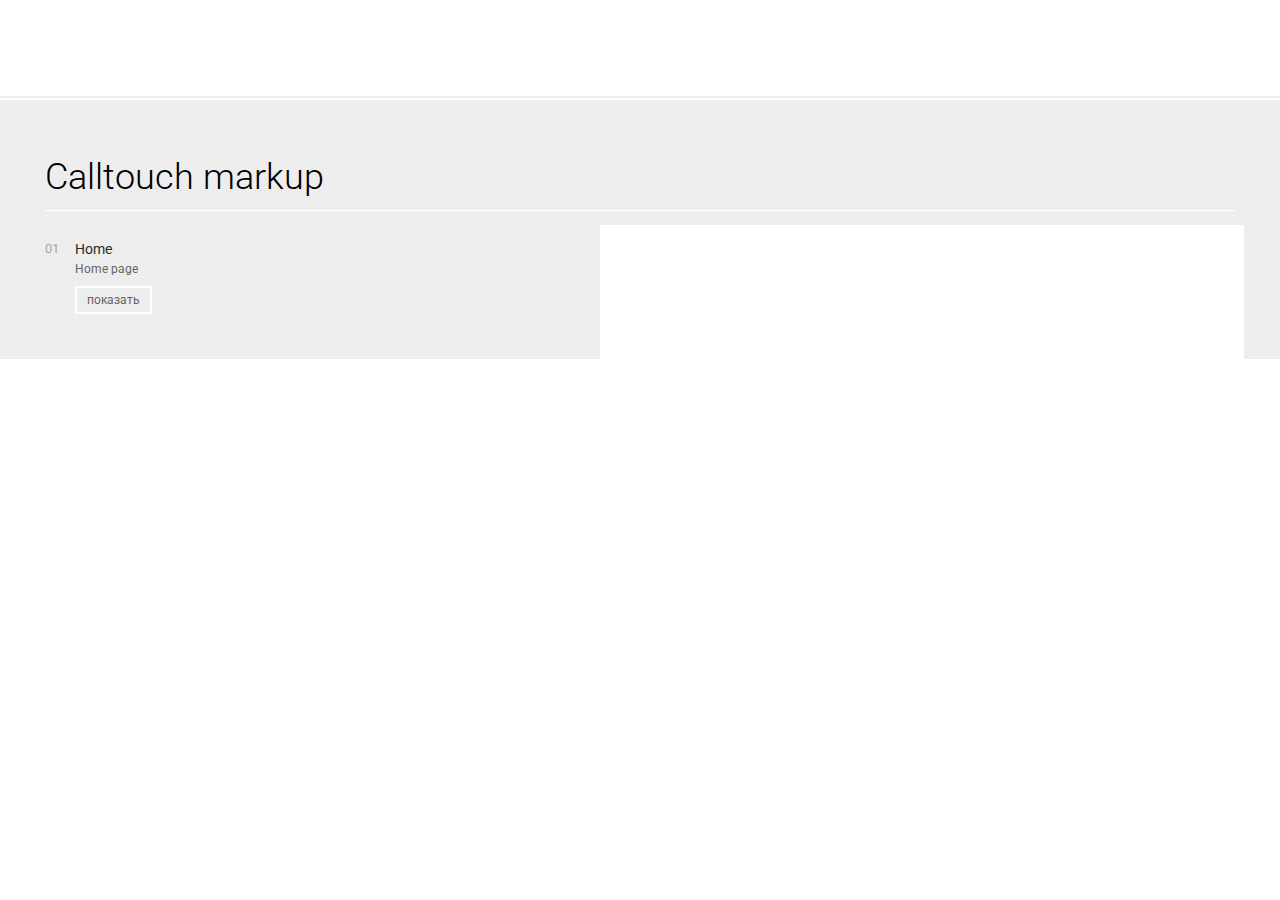
<file: index.html>
<!DOCTYPE html>
<html lang="ru">
  <meta charset="UTF-8">
  <title>Calltouch Performence Awards</title>
  <link href="https://fonts.googleapis.com/css?family=Roboto:400,300" rel="stylesheet" type="text/css">
  <style>
    * {
      font-family: 'Roboto', sans-serif;
      padding: 0;
      margin: 0;
    }

    svg {
      display: inline-block;
      vertical-align: middle;
    }

    header {
      text-align: center;
      height: 96px;
      border-bottom: 2px #ededed solid;
    }

    header svg {
      height: 100%;
    }

    footer {
      font-size: 12px;
      color: #a5a5a8;
      padding: 45px;
    }

    .content {
      border-top: 2px #fff solid;
      padding: 45px;
      background: #ededed;
      position: relative;
      overflow: hidden;
    }

    .title {
      font-size: 36px;
      font-weight: 300;
      line-height: 65px;
      border-bottom: 1px #fff solid;
    }

    .pager {
      width: 50%;
    }

    .page {
      display: block;
      overflow: hidden;
      text-decoration: none;
      margin-top: 30px;
    }

    .page .number {
      float: left;
      font-size: 13px;
      color: #a5a5a8;
    }

    .page .name {
      padding-left: 30px;
      font-size: 14px;
      color: #28292a;
      margin-bottom: 5px;
    }

    .page .description {
      padding-left: 30px;
      font-size: 12px;
      color: #636363;
    }

    .click {
      font-size: 12px;
      color: #636363;
      border: 2px solid #fff;
      padding: 5px 10px;
      display: inline-block;
      margin-left: 30px;
      margin-top: 10px;
    }

    .page:hover,
    .page:hover .number,
    .page:hover .name,
    .page:hover .description {
      color: #a5a5a8;
    }

    .window {
      position: fixed;
      width: 100%;
      height: 100%;
      right: 40px;
      top: 50%;
      transform: translateY(-50%) translateX(25%) scale(0.5);
    }

    .click:after {
      content: 'показать';
    }

    iframe {
      width: 100%;
      height: 100%;
      border: 4px #fff solid;
      background: #fff;
    }
  </style>
  <script>
    var pager = [
      ['home.html', '01', 'Home', 'Home page']
    ];
  </script>
  <header></header>
  <div class="content">
    <div class="title">Calltouch markup</div>
    <div class="pager"></div>
  </div>
  <div class="window">
    <iframe src="" width="468" height="60" align="left">Ваш браузер не поддерживает плавающие фреймы!</iframe>
  </div>
  <footer></footer>
  <script src="http://code.jquery.com/jquery-2.1.4.min.js"></script>
  <script>
    $(document).ready(function()
    {
      var links = '';
      for (var i = 0, length = pager.length; i < length; i++)
      {
        links += '<a class="page" href="' + pager[i][0] + '"><div class="number">' + pager[i][1] + '</div><div class="name">' + pager[i][2] + '</div><div class="description">' + pager[i][3] + '</div><div class="click"></div> </a>';
      }
      $('.pager').append(links);
      $('.page .click').click(function()
      {
        url = $(this).parent().attr('href');
        $('iframe').attr('src', url);
        return false
      });
    });
  </script>
</html>
</file>
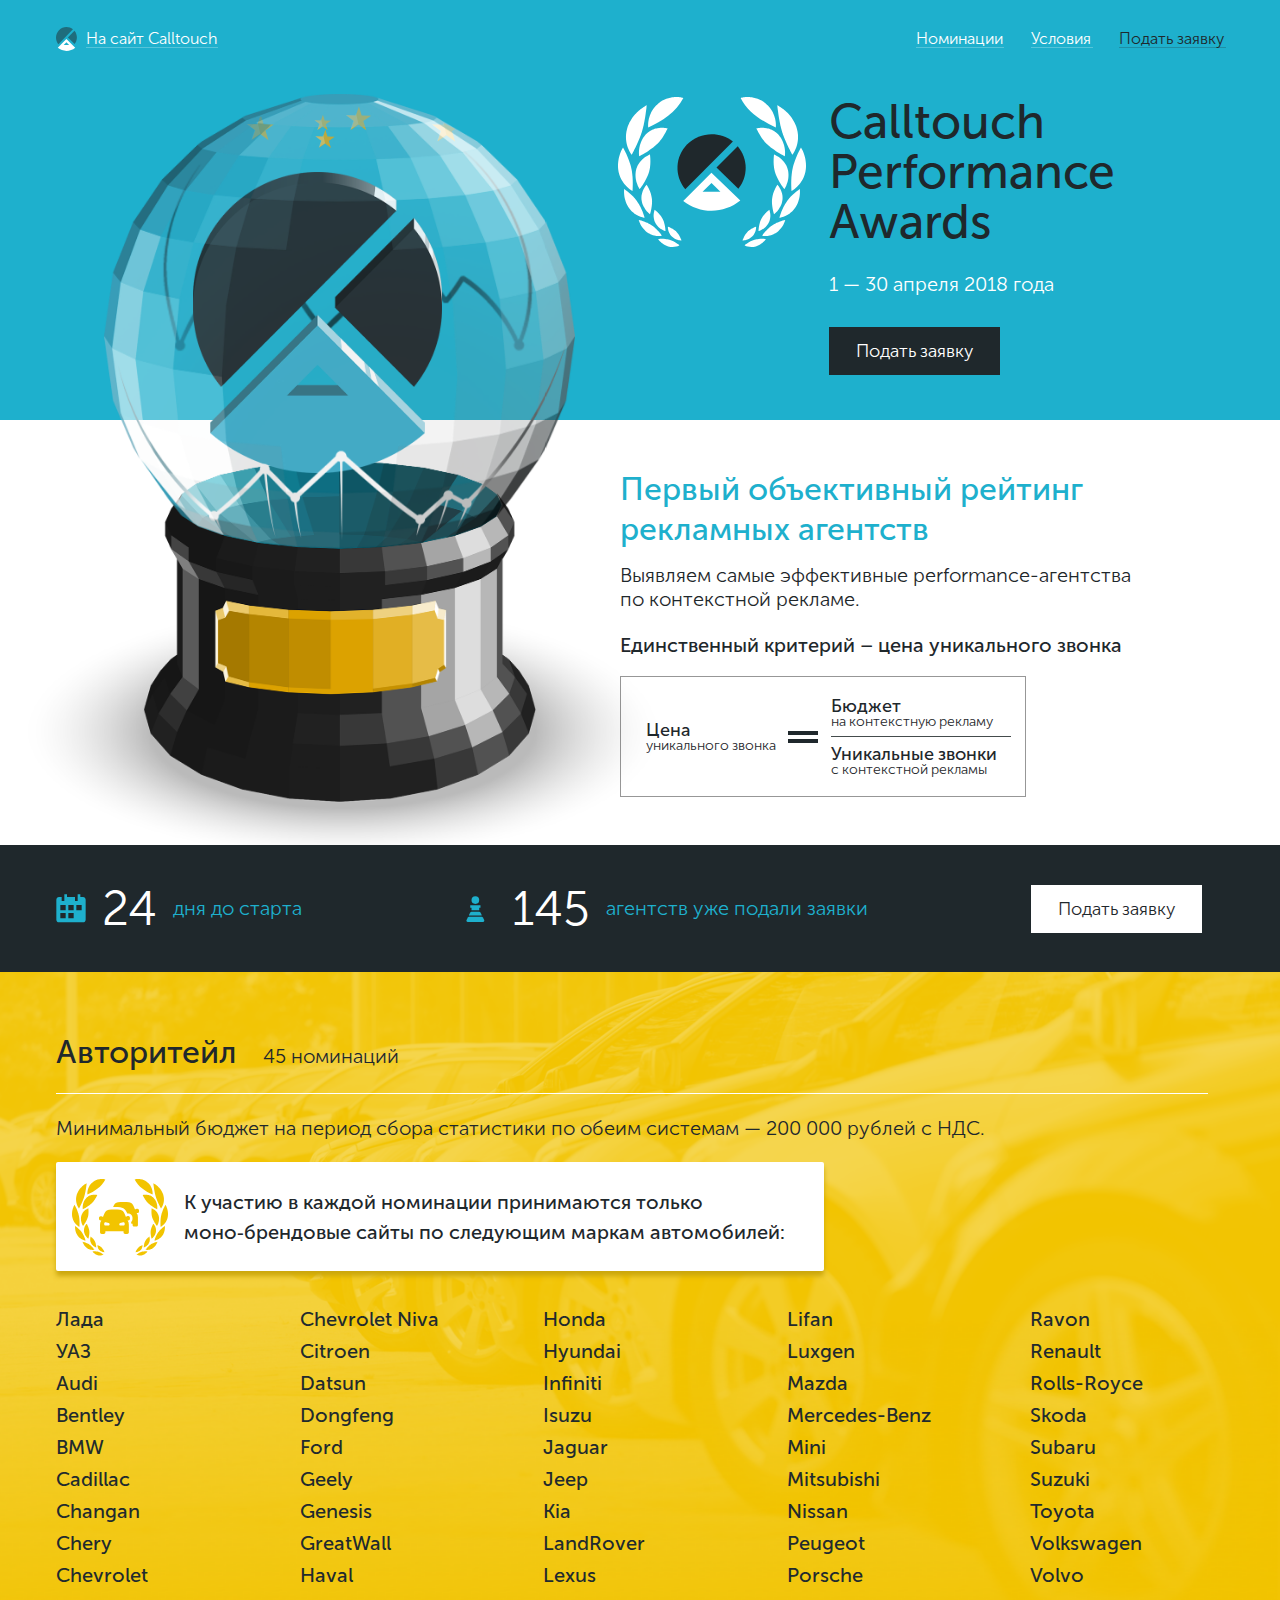
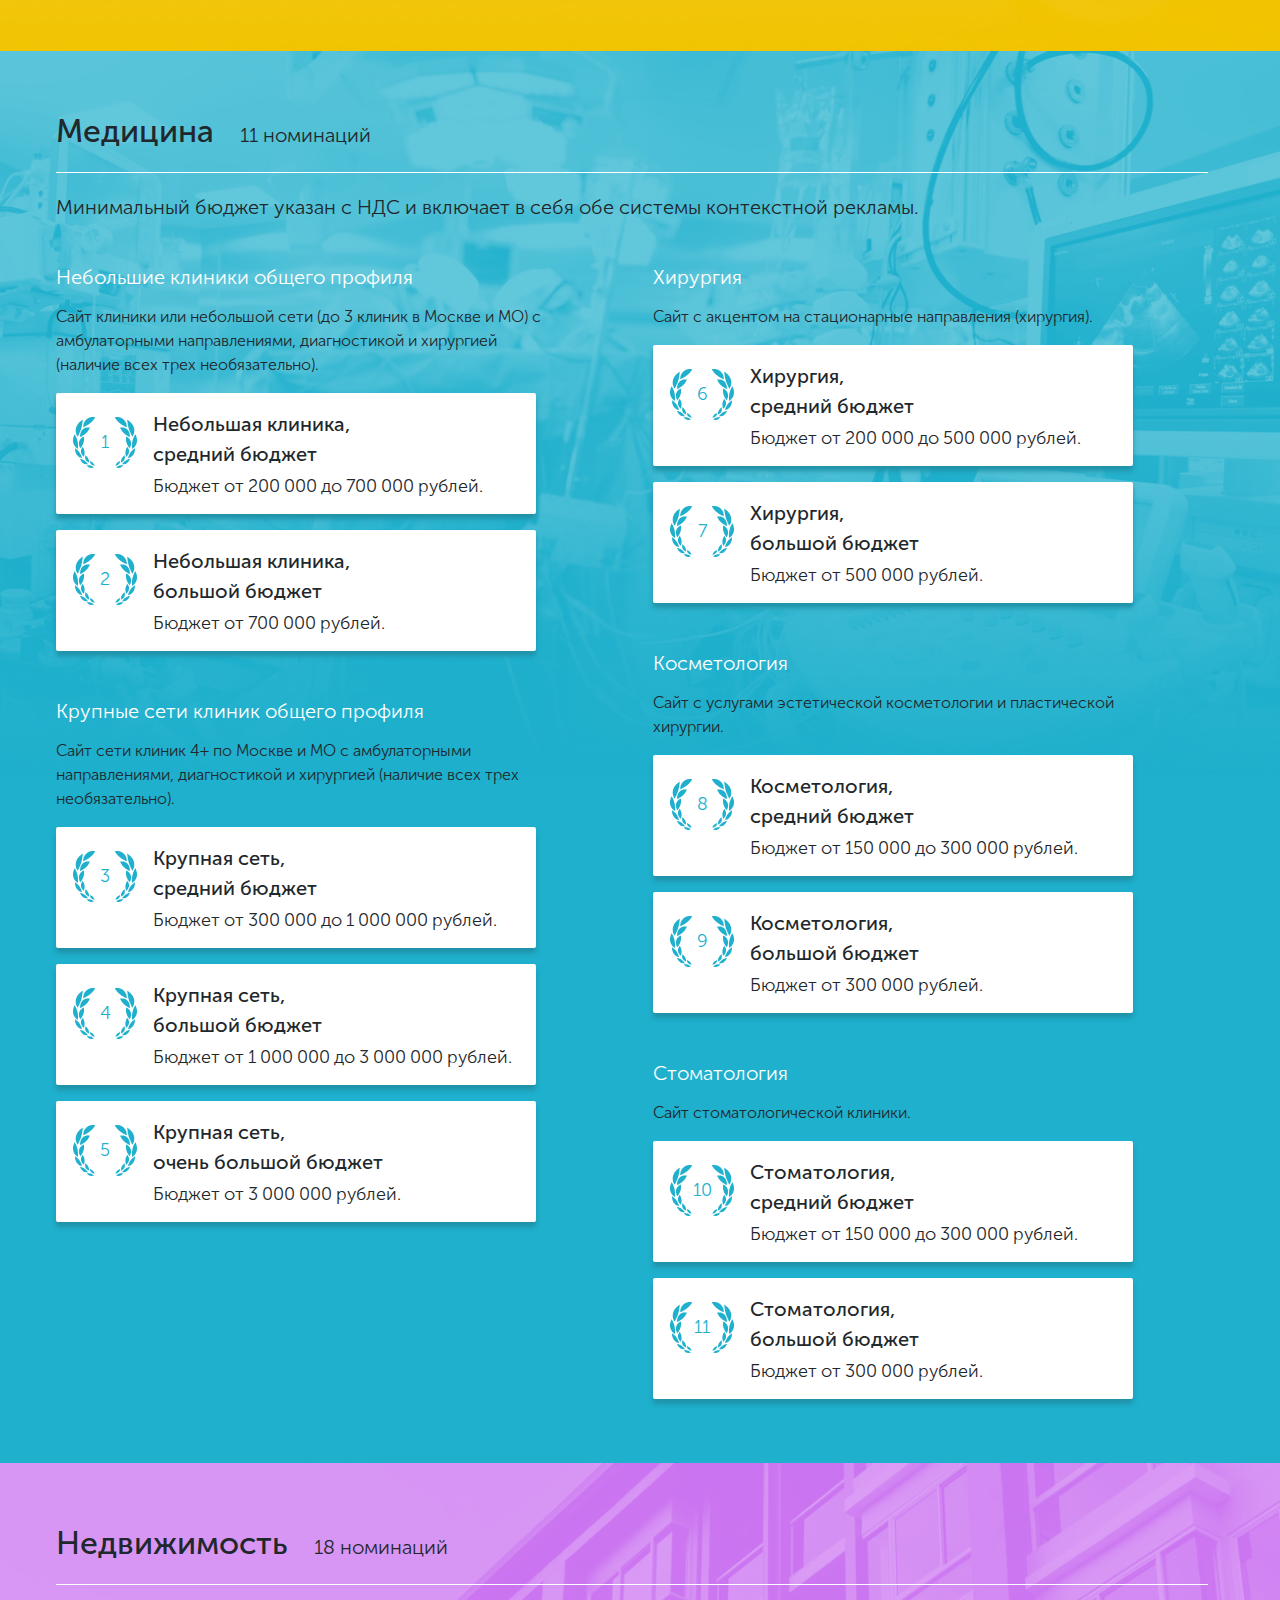
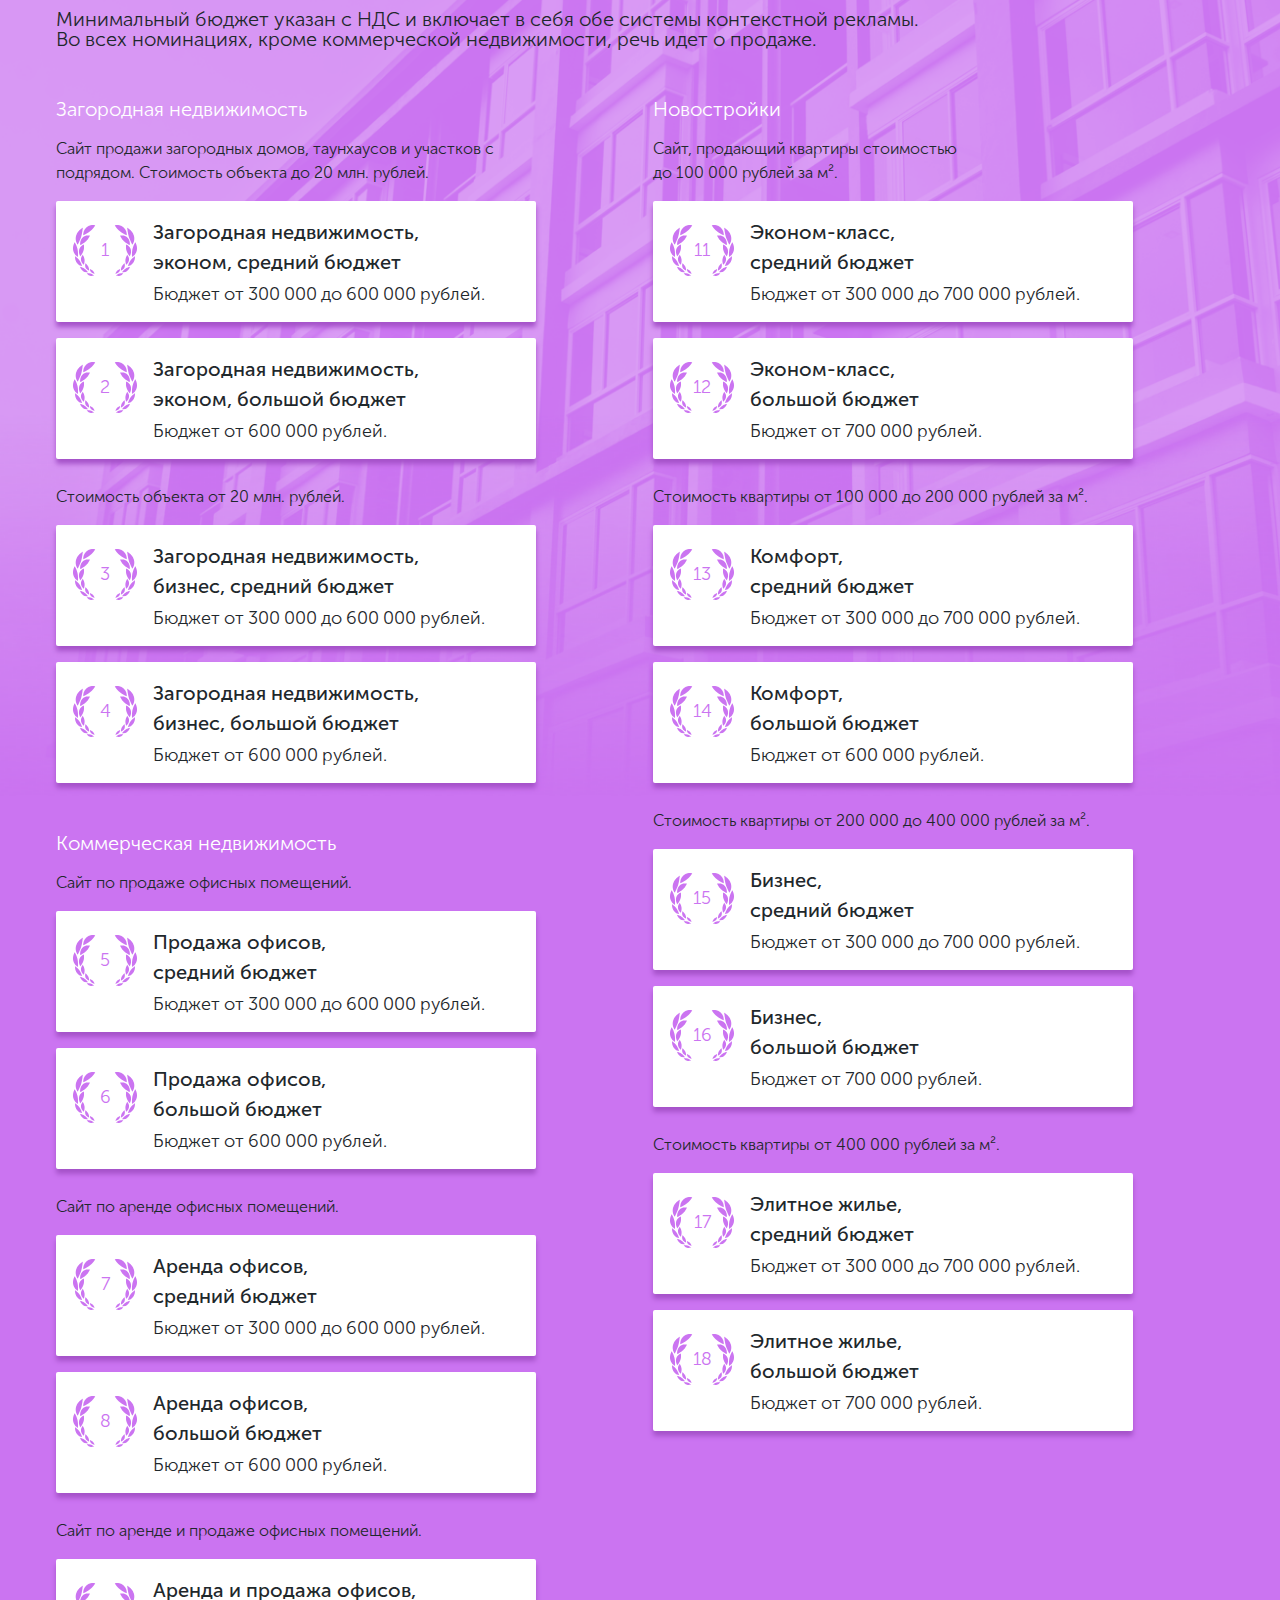
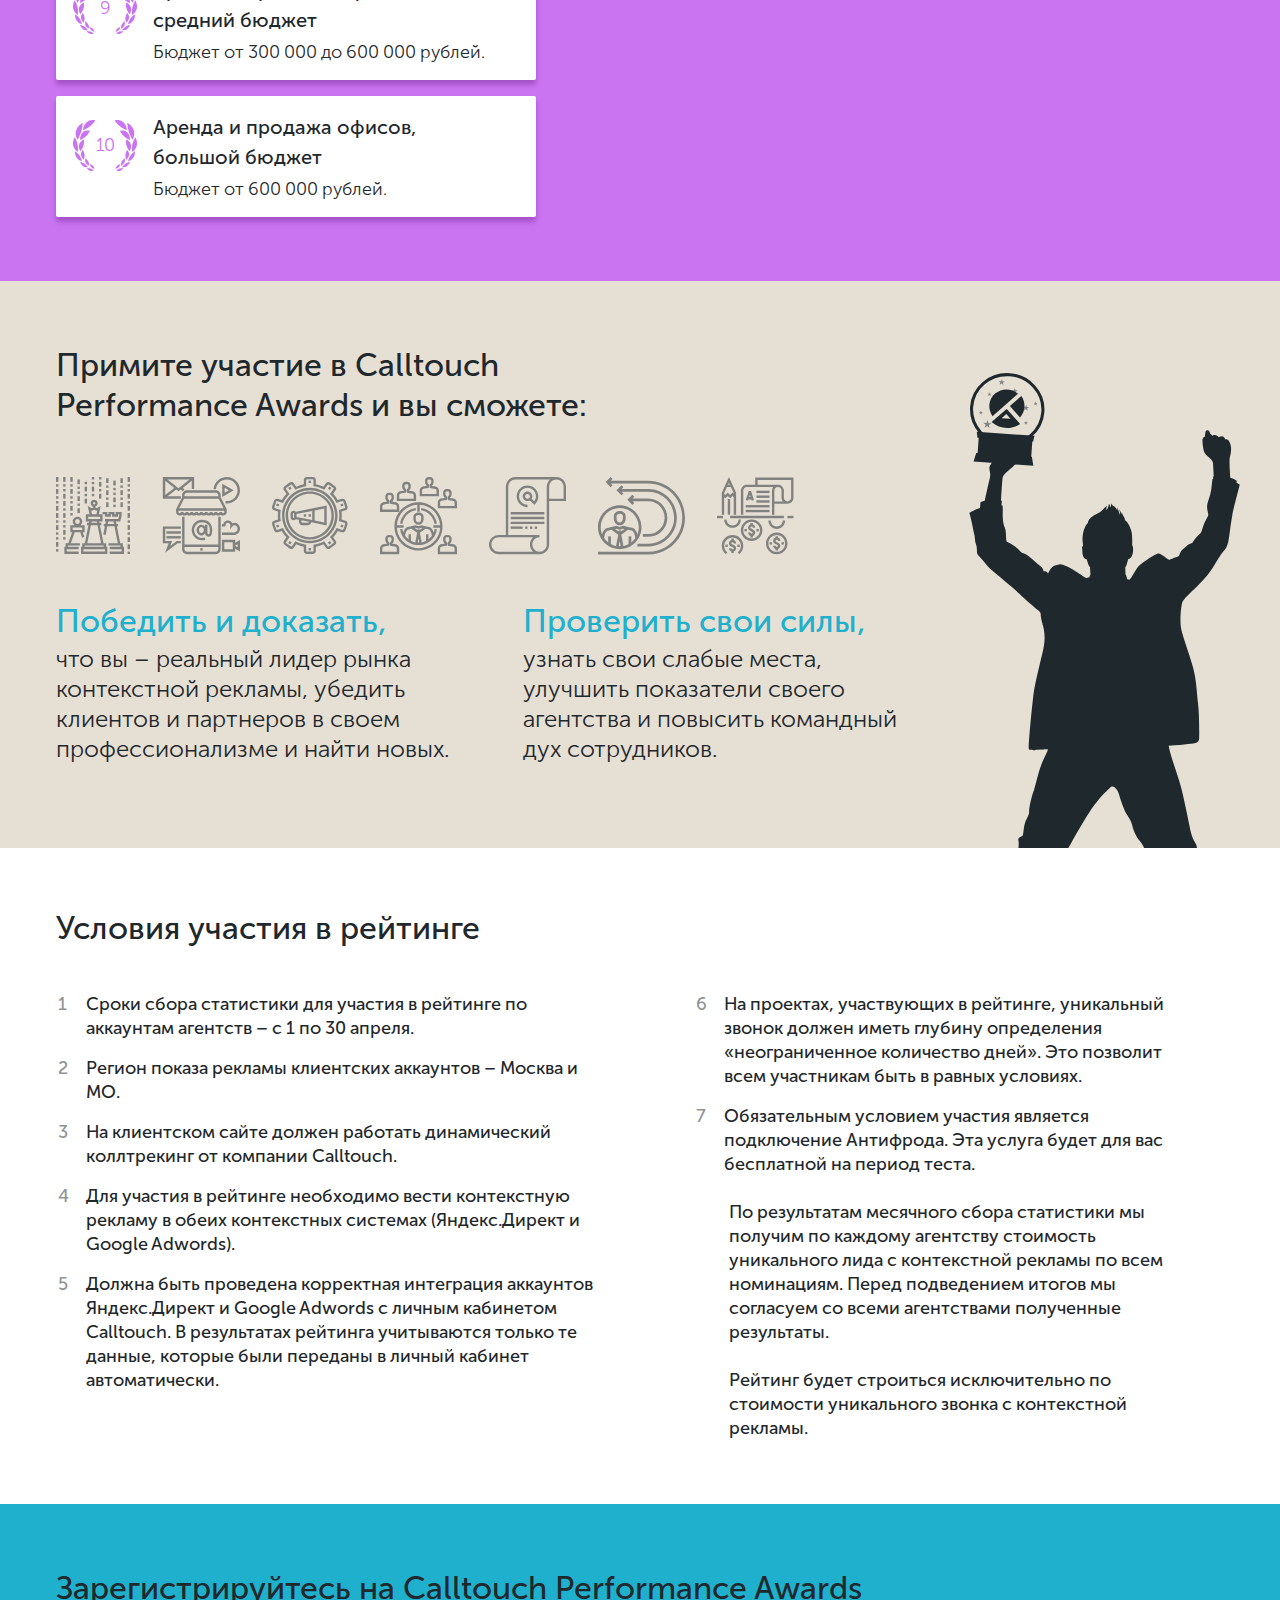
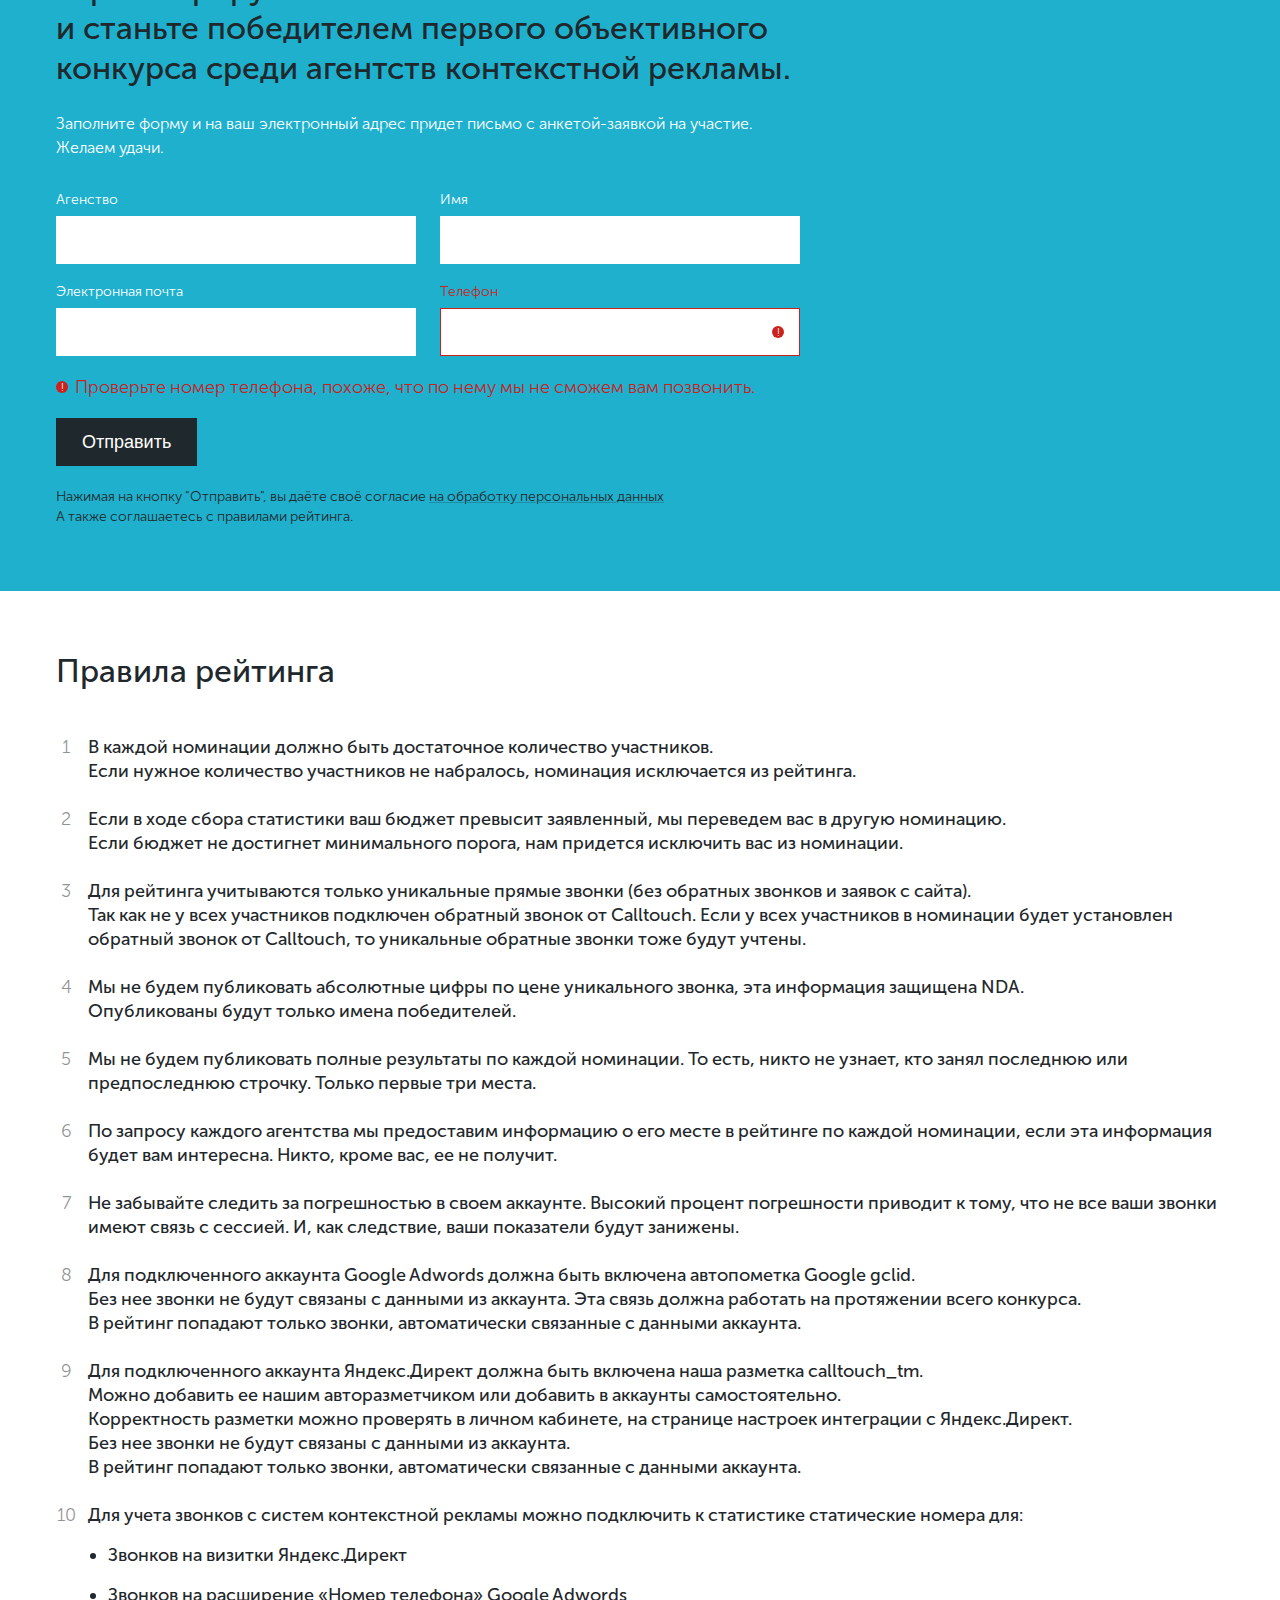
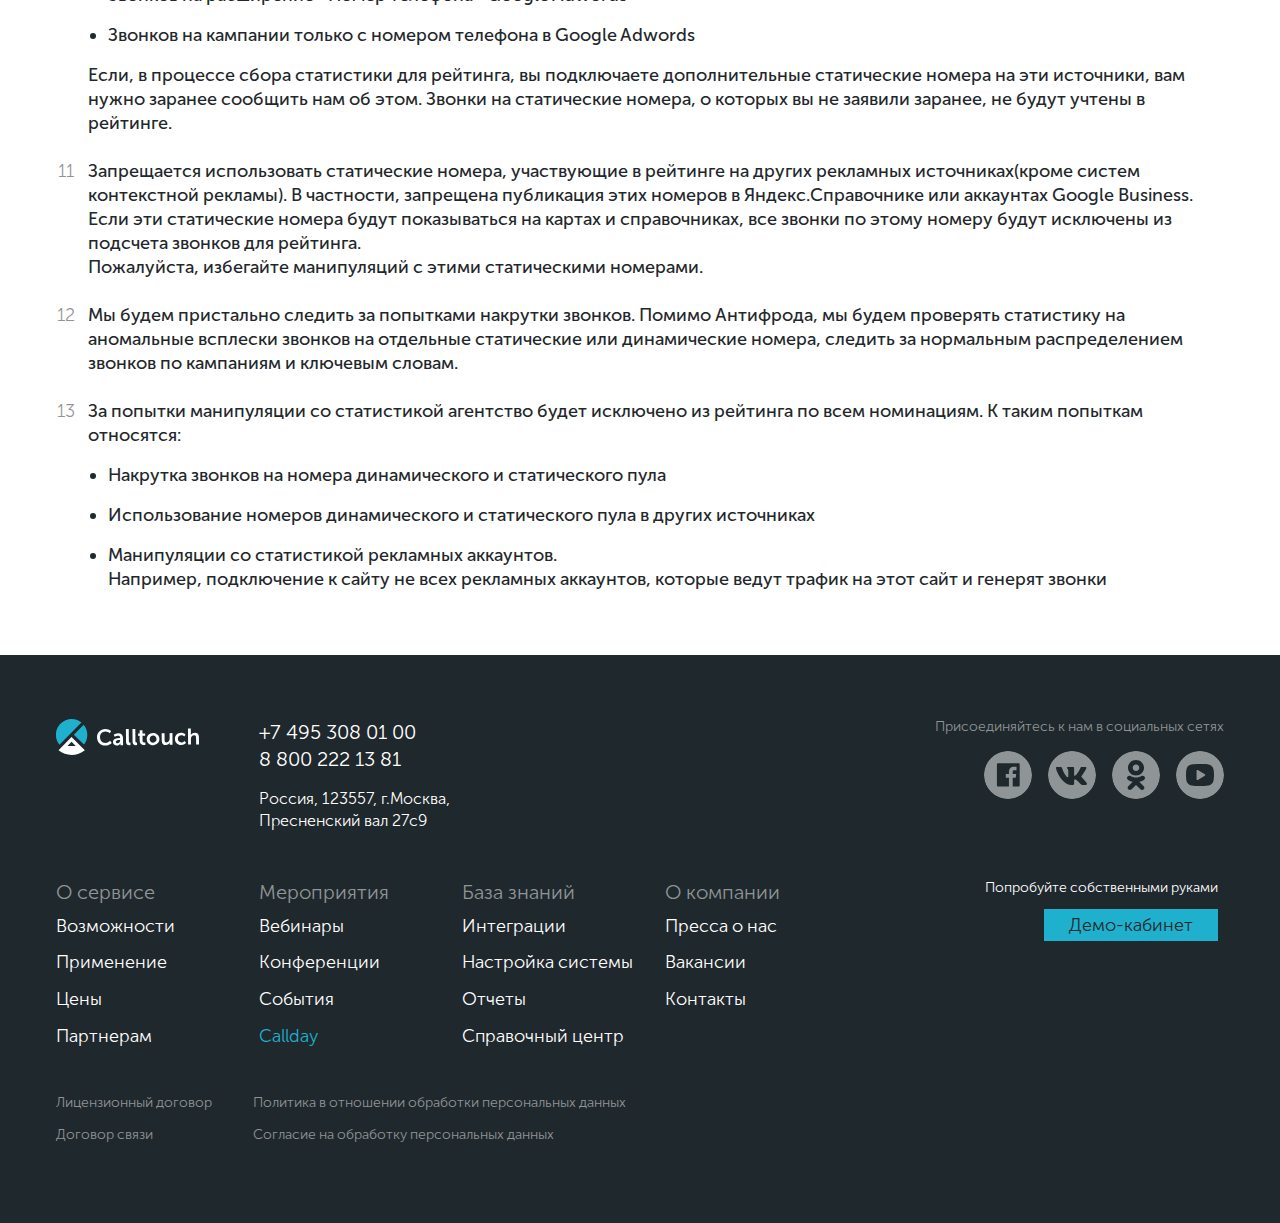
<file: home.html>
<!DOCTYPE html>
<html lang="ru">
  <head>
    <meta name="format-detection" content="telephone=no">
    <meta charset="utf-8">
    <meta http-equiv="X-UA-Compatible" content="IE=edge">
    <meta name="viewport" content="width=device-width, initial-scale=1.0">
    <title>Home page</title>
    <link href="static/css/index.css" rel="stylesheet">
    <link rel="icon" href="static/favicon.ico">
  </head>
  <body>
    <!-- SVG-->
    <div class="svg-container" style="position: absolute; width: 0; height: 0; overflow: hidden;">
      <svg xmlns="http://www.w3.org/2000/svg">
        <symbol id="icon-vintage-logo" viewBox="0 0 84.1 115.5">
          <style>
            .st0 {
              fill: #000
            }
          </style>
          <path d="M21.7 0H0l5.1 19.8h21.5z" />
          <path d="M63.2 0L33.7 115.5h21L84.1 0z" />
        </symbol>
      </svg>
    </div>
    <!-- picture element HTML5 shiv-->
    <script>
      document.createElement('picture');
    </script>
    <!-- Header-->
    <header class="header">
      <div class="container">
        <div class="header__menu">
          <div class="header__menu__logo">
            <a href="/">На сайт Calltouch</a>
          </div>
          <ul class="header__menu__nav">
            <li>
              <a class="anchor" href="#nominate">Номинации</a>
            </li>
            <li>
              <a class="anchor" href="#rules">Условия</a>
            </li>
            <li>
              <a class="anchor" href="#leading">Подать заявку</a>
            </li>
          </ul>
        </div>
      </div>
    </header>
    <!-- Main content-->
    <main class="content" data-page="home">
      <section class="main">
        <div class="container">
          <div class="main__show">
            <div class="main__show__snowball">
              <img class="main__show__snowball__front" src="./static/img/ball_front.png" alt="snowball">
              <img class="main__show__snowball__back" src="./static/img/ball_back.png" alt="snowball">
              <img class="main__show__snowball__logo" src="./static/img/ball_logo.png" alt="snowball">
              <canvas class="main__show__snowball__middle" id="snow"></canvas>
            </div>
            <div class="main__show__info">
              <div class="main__show__info__top">
                <div class="main__show__info__img">
                  <img src="./static/img/composition.svg" alt="logo-presenation">
                </div>
                <h1 class="main__show__info__h1">Calltouch Performance Awards</h1>
                <p class="main__show__info__p">1 — 30 апреля 2018 года</p>
                <a class="main__show__info__button anchor" href="#leading">Подать заявку</a>
              </div>
              <div class="main__show__info__bottom">
                <h3 class="main__show__info__h3">Первый объективный рейтинг рекламных агентств</h3>
                <p class="main__show__info__p2">Выявляем самые эффективные performance-агентства
                  <br>по контекстной рекламе.</p>
                <h3 class="main__show__info__h3 h3__main">Единственный критерий – цена уникального звонка</h3>
              </div>
              <div class="main__show__info__table">
                <div class="main__show__info__table__price">
                  <h4>Цена</h4>
                  <p>уникального звонка</p>
                </div>
                <div class="main__show__info__table__equal">
                  <span></span>
                  <span></span>
                </div>
                <div class="main__show__info__table__sum">
                  <div class="main__show__info__table__sum__item">
                    <h4>Бюджет</h4>
                    <p>на контекстную рекламу</p>
                  </div>
                  <div class="main__show__info__table__sum__item">
                    <h4>Уникальные звонки</h4>
                    <p>с контекстной рекламы</p>
                  </div>
                </div>
              </div>
            </div>
          </div>
        </div>
      </section>
      <section class="apply">
        <div class="container">
          <div class="apply__wrapper">
            <div class="apply__deadline">
              <span>24</span>
              <p>дня до старта</p>
            </div>
            <div class="apply__members">
              <span>145</span>
              <p>агентств уже подали заявки</p>
            </div>
            <a class="apply__button anchor" href="#leading">Подать заявку</a>
          </div>
        </div>
      </section>
      <section class="autoretail" id="nominate">
        <div class="container">
          <div class="heading">
            <div class="heading__top">
              <h2 class="heading__top__title">Авторитейл</h2>
              <p class="heading__top__nomination">45 номинаций</p>
            </div>
            <p class="heading__subtitle autoretail__subtitle">Минимальный бюджет на период сбора статистики по обеим системам — 200 000 рублей с НДС.</p>
          </div>
          <div class="autoretail__info js-tilt">
            <h4 class="autoretail__info__text">К участию в каждой номинации принимаются только моно&#8209;брендовые сайты по следующим маркам автомобилей:</h4>
          </div>
          <div class="autoretail__list">
            <ul class="autoretail__list__item">
              <li>Лада</li>
              <li>УАЗ</li>
              <li>Audi</li>
              <li>Bentley</li>
              <li>BMW</li>
              <li>Cadillac</li>
              <li>Changan</li>
              <li>Chery</li>
              <li>Chevrolet</li>
            </ul>
            <ul class="autoretail__list__item">
              <li>Chevrolet Niva</li>
              <li>Citroen</li>
              <li>Datsun</li>
              <li>Dongfeng</li>
              <li>Ford</li>
              <li>Geely</li>
              <li>Genesis</li>
              <li>GreatWall</li>
              <li>Haval</li>
            </ul>
            <ul class="autoretail__list__item">
              <li>Honda</li>
              <li>Hyundai</li>
              <li>Infiniti</li>
              <li>Isuzu</li>
              <li>Jaguar</li>
              <li>Jeep</li>
              <li>Kia</li>
              <li>LandRover</li>
              <li>Lexus</li>
            </ul>
            <ul class="autoretail__list__item">
              <li>Lifan</li>
              <li>Luxgen</li>
              <li>Mazda</li>
              <li>Mercedes-Benz</li>
              <li>Mini</li>
              <li>Mitsubishi</li>
              <li>Nissan</li>
              <li>Peugeot</li>
              <li>Porsche</li>
            </ul>
            <ul class="autoretail__list__item">
              <li>Ravon</li>
              <li>Renault</li>
              <li>Rolls-Royce</li>
              <li>Skoda</li>
              <li>Subaru</li>
              <li>Suzuki</li>
              <li>Toyota</li>
              <li>Volkswagen</li>
              <li>Volvo</li>
            </ul>
          </div>
        </div>
      </section>
      <section class="medicine">
        <div class="container">
          <div class="heading">
            <div class="heading__top">
              <h2 class="heading__top__title">Медицина</h2>
              <p class="heading__top__nomination">11 номинаций</p>
            </div>
            <p class="heading__subtitle">Минимальный бюджет указан с НДС и включает в себя обе системы контекстной рекламы.</p>
          </div>
          <div class="medicine__items">
            <div class="item__info">
              <div class="item__info__title">Небольшие клиники общего профиля</div>
              <div class="item__info__text">Сайт клиники или небольшой сети (до 3 клиник в Москве и МО) с амбулаторными направлениями, диагностикой и хирургией (наличие всех трех необязательно).</div>
              <div class="white__info js-tilt">
                <div class="white__info__text medicine__white">
                  <div class="white__info__text__icon medicine__white__icon">1</div>
                  <div class="white__info__text__word">
                    <h4>Небольшая клиника,
                      <br>средний бюджет</h4>
                    <p> Бюджет от 200 000 до 700 000 рублей.</p>
                  </div>
                </div>
              </div>
              <div class="white__info js-tilt">
                <div class="white__info__text medicine__white">
                  <div class="white__info__text__icon medicine__white__icon">2</div>
                  <div class="white__info__text__word">
                    <h4>Небольшая клиника,
                      <br>большой бюджет</h4>
                    <p> Бюджет от 700 000 рублей.</p>
                  </div>
                </div>
              </div>
              <div class="item__info__title">Крупные сети клиник общего профиля</div>
              <div class="item__info__text">Сайт сети клиник 4+ по Москве и МО с амбулаторными направлениями, диагностикой и хирургией (наличие всех трех необязательно).</div>
              <div class="white__info js-tilt">
                <div class="white__info__text medicine__white">
                  <div class="white__info__text__icon medicine__white__icon">3</div>
                  <div class="white__info__text__word">
                    <h4>Крупная сеть,
                      <br>средний бюджет</h4>
                    <p>Бюджет от 300 000 до 1 000 000 рублей.</p>
                  </div>
                </div>
              </div>
              <div class="white__info js-tilt">
                <div class="white__info__text medicine__white">
                  <div class="white__info__text__icon medicine__white__icon">4</div>
                  <div class="white__info__text__word">
                    <h4>Крупная сеть,
                      <br>большой бюджет</h4>
                    <p>Бюджет от 1 000 000 до 3 000 000 рублей.</p>
                  </div>
                </div>
              </div>
              <div class="white__info js-tilt">
                <div class="white__info__text medicine__white">
                  <div class="white__info__text__icon medicine__white__icon">5</div>
                  <div class="white__info__text__word">
                    <h4>Крупная сеть,
                      <br>очень большой бюджет</h4>
                    <p>Бюджет от 3 000 000 рублей.</p>
                  </div>
                </div>
              </div>
            </div>
            <div class="item__info">
              <div class="medicine__views"></div>
              <h4 class="item__info__title">Хирургия</h4>
              <p class="item__info__text">Сайт с акцентом на стационарные направления (хирургия).</p>
              <div class="white__info js-tilt">
                <div class="white__info__text medicine__white">
                  <div class="white__info__text__icon medicine__white__icon">6</div>
                  <div class="white__info__text__word">
                    <h4>Хирургия,
                      <br>средний бюджет</h4>
                    <p>Бюджет от 200 000 до 500 000 рублей.</p>
                  </div>
                </div>
              </div>
              <div class="white__info js-tilt">
                <div class="white__info__text medicine__white">
                  <div class="white__info__text__icon medicine__white__icon">7</div>
                  <div class="white__info__text__word">
                    <h4>Хирургия,
                      <br>большой бюджет</h4>
                    <p>Бюджет от 500 000 рублей.</p>
                  </div>
                </div>
              </div>
              <div class="item__info__title">Косметология</div>
              <div class="item__info__text">Сайт с услугами эстетической косметологии и пластической хирургии.</div>
              <div class="white__info js-tilt">
                <div class="white__info__text medicine__white">
                  <div class="white__info__text__icon medicine__white__icon">8</div>
                  <div class="white__info__text__word">
                    <h4>Косметология,
                      <br>средний бюджет</h4>
                    <p>Бюджет от 150 000 до 300 000 рублей.</p>
                  </div>
                </div>
              </div>
              <div class="white__info js-tilt">
                <div class="white__info__text medicine__white">
                  <div class="white__info__text__icon medicine__white__icon">9</div>
                  <div class="white__info__text__word">
                    <h4>Косметология,
                      <br>большой бюджет</h4>
                    <p>Бюджет от 300 000 рублей.</p>
                  </div>
                </div>
              </div>
              <div class="item__info__title">Стоматология</div>
              <div class="item__info__text">Сайт стоматологической клиники.</div>
              <div class="white__info js-tilt">
                <div class="white__info__text medicine__white">
                  <div class="white__info__text__icon medicine__white__icon">10</div>
                  <div class="white__info__text__word">
                    <h4>Стоматология,
                      <br>средний бюджет</h4>
                    <p>Бюджет от 150 000 до 300 000 рублей.</p>
                  </div>
                </div>
              </div>
              <div class="white__info js-tilt">
                <div class="white__info__text medicine__white">
                  <div class="white__info__text__icon medicine__white__icon">11</div>
                  <div class="white__info__text__word">
                    <h4>Стоматология,
                      <br>большой бюджет</h4>
                    <p>Бюджет от 300 000 рублей.</p>
                  </div>
                </div>
              </div>
            </div>
          </div>
        </div>
      </section>
      <section class="estate">
        <div class="container">
          <div class="heading">
            <div class="heading__top">
              <h2 class="heading__top__title">Недвижимость</h2>
              <p class="heading__top__nomination">18 номинаций</p>
            </div>
            <p class="heading__subtitle">Минимальный бюджет указан с НДС и включает в себя обе системы контекстной рекламы.
              <br>Во всех номинациях, кроме коммерческой недвижимости, речь идет о продаже.</p>
          </div>
          <div class="estate__items">
            <div class="item__info">
              <div class="item__info__title">Загородная недвижимость</div>
              <div class="item__info__text">Сайт продажи загородных домов, таунхаусов и участков с подрядом. Стоимость объекта до 20 млн. рублей.</div>
              <div class="white__info js-tilt">
                <div class="white__info__text estate__white">
                  <div class="white__info__text__icon estate__white__icon">1</div>
                  <div class="white__info__text__word">
                    <h4>Загородная недвижимость,
                      <br>эконом, средний бюджет</h4>
                    <p>Бюджет от 300 000 до 600 000 рублей.</p>
                  </div>
                </div>
              </div>
              <div class="white__info js-tilt">
                <div class="white__info__text estate__white">
                  <div class="white__info__text__icon estate__white__icon">2</div>
                  <div class="white__info__text__word">
                    <h4>Загородная недвижимость,
                      <br>эконом, большой бюджет</h4>
                    <p>Бюджет от 600 000 рублей.</p>
                  </div>
                </div>
              </div>
              <div class="item__info__text estate__text">Стоимость объекта от 20 млн. рублей.</div>
              <div class="white__info js-tilt">
                <div class="white__info__text estate__white">
                  <div class="white__info__text__icon estate__white__icon">3</div>
                  <div class="white__info__text__word">
                    <h4>Загородная недвижимость,
                      <br>бизнес, средний бюджет</h4>
                    <p>Бюджет от 300 000 до 600 000 рублей.</p>
                  </div>
                </div>
              </div>
              <div class="white__info js-tilt">
                <div class="white__info__text estate__white">
                  <div class="white__info__text__icon estate__white__icon">4</div>
                  <div class="white__info__text__word">
                    <h4>Загородная недвижимость,
                      <br>бизнес, большой бюджет</h4>
                    <p>Бюджет от 600 000 рублей.</p>
                  </div>
                </div>
              </div>
              <div class="item__info__title">Коммерческая недвижимость</div>
              <div class="item__info__text">Сайт по продаже офисных помещений.</div>
              <div class="white__info js-tilt">
                <div class="white__info__text estate__white">
                  <div class="white__info__text__icon estate__white__icon">5</div>
                  <div class="white__info__text__word">
                    <h4>Продажа офисов,
                      <br>средний бюджет</h4>
                    <p>Бюджет от 300 000 до 600 000 рублей.</p>
                  </div>
                </div>
              </div>
              <div class="white__info js-tilt">
                <div class="white__info__text estate__white">
                  <div class="white__info__text__icon estate__white__icon">6</div>
                  <div class="white__info__text__word">
                    <h4>Продажа офисов,
                      <br>большой бюджет</h4>
                    <p>Бюджет от 600 000 рублей.</p>
                  </div>
                </div>
              </div>
              <div class="item__info__text estate__text">Сайт по аренде офисных помещений.</div>
              <div class="white__info js-tilt">
                <div class="white__info__text estate__white">
                  <div class="white__info__text__icon estate__white__icon">7</div>
                  <div class="white__info__text__word">
                    <h4>Аренда офисов,
                      <br>средний бюджет</h4>
                    <p>Бюджет от 300 000 до 600 000 рублей.</p>
                  </div>
                </div>
              </div>
              <div class="white__info js-tilt">
                <div class="white__info__text estate__white">
                  <div class="white__info__text__icon estate__white__icon">8</div>
                  <div class="white__info__text__word">
                    <h4>Аренда офисов,
                      <br>большой бюджет</h4>
                    <p>Бюджет от 600 000 рублей.</p>
                  </div>
                </div>
              </div>
              <div class="item__info__text estate__text">Сайт по аренде и продаже офисных помещений.</div>
              <div class="white__info js-tilt">
                <div class="white__info__text estate__white">
                  <div class="white__info__text__icon estate__white__icon">9</div>
                  <div class="white__info__text__word">
                    <h4>Аренда и продажа офисов,
                      <br>средний бюджет</h4>
                    <p>Бюджет от 300 000 до 600 000 рублей.</p>
                  </div>
                </div>
              </div>
              <div class="white__info js-tilt">
                <div class="white__info__text estate__white">
                  <div class="white__info__text__icon estate__white__icon">10</div>
                  <div class="white__info__text__word">
                    <h4>Аренда и продажа офисов,
                      <br>большой бюджет</h4>
                    <p>Бюджет от 600 000 рублей.</p>
                  </div>
                </div>
              </div>
            </div>
            <div class="item__info">
              <div class="item__info__title">Новостройки</div>
              <div class="item__info__text">Сайт, продающий квартиры стоимостью
                <br>до 100 000 рублей за м².</div>
              <div class="white__info js-tilt">
                <div class="white__info__text estate__white">
                  <div class="white__info__text__icon estate__white__icon">11</div>
                  <div class="white__info__text__word">
                    <h4>Эконом-класс,
                      <br>средний бюджет</h4>
                    <p>Бюджет от 300 000 до 700 000 рублей.</p>
                  </div>
                </div>
              </div>
              <div class="white__info js-tilt">
                <div class="white__info__text estate__white">
                  <div class="white__info__text__icon estate__white__icon">12</div>
                  <div class="white__info__text__word">
                    <h4>Эконом-класс,
                      <br>большой бюджет</h4>
                    <p>Бюджет от 700 000 рублей.</p>
                  </div>
                </div>
              </div>
              <div class="item__info__text estate__text">Стоимость квартиры от 100 000 до 200 000 рублей за м².</div>
              <div class="white__info js-tilt">
                <div class="white__info__text estate__white">
                  <div class="white__info__text__icon estate__white__icon">13</div>
                  <div class="white__info__text__word">
                    <h4>Комфорт,
                      <br>средний бюджет</h4>
                    <p>Бюджет от 300 000 до 700 000 рублей.</p>
                  </div>
                </div>
              </div>
              <div class="white__info js-tilt">
                <div class="white__info__text estate__white">
                  <div class="white__info__text__icon estate__white__icon">14</div>
                  <div class="white__info__text__word">
                    <h4>Комфорт,
                      <br>большой бюджет</h4>
                    <p>Бюджет от 600 000 рублей.</p>
                  </div>
                </div>
              </div>
              <div class="item__info__text estate__text">Стоимость квартиры от 200 000 до 400 000 рублей за м².</div>
              <div class="white__info js-tilt">
                <div class="white__info__text estate__white">
                  <div class="white__info__text__icon estate__white__icon">15</div>
                  <div class="white__info__text__word">
                    <h4>Бизнес,
                      <br>средний бюджет</h4>
                    <p>Бюджет от 300 000 до 700 000 рублей.</p>
                  </div>
                </div>
              </div>
              <div class="white__info js-tilt">
                <div class="white__info__text estate__white">
                  <div class="white__info__text__icon estate__white__icon">16</div>
                  <div class="white__info__text__word">
                    <h4>Бизнес,
                      <br>большой бюджет</h4>
                    <p>Бюджет от 700 000 рублей.</p>
                  </div>
                </div>
              </div>
              <div class="item__info__text estate__text">Стоимость квартиры от 400 000 рублей за м².</div>
              <div class="white__info js-tilt">
                <div class="white__info__text estate__white">
                  <div class="white__info__text__icon estate__white__icon">17</div>
                  <div class="white__info__text__word">
                    <h4>Элитное жилье,
                      <br>средний бюджет</h4>
                    <p>Бюджет от 300 000 до 700 000 рублей.</p>
                  </div>
                </div>
              </div>
              <div class="white__info js-tilt">
                <div class="white__info__text estate__white">
                  <div class="white__info__text__icon estate__white__icon">18</div>
                  <div class="white__info__text__word">
                    <h4>Элитное жилье,
                      <br>большой бюджет</h4>
                    <p>Бюджет от 700 000 рублей.</p>
                  </div>
                </div>
              </div>
            </div>
          </div>
        </div>
      </section>
      <section class="reasons">
        <div class="container">
          <h2 class="reasons__title">Примите участие в Calltouch
            <br>Performance Awards и вы сможете:</h2>
          <div class="reasons__items">
            <div class="reasons__items__item">
              <img src="./static/img/chess_icon.svg" alt="chess_icon">
            </div>
            <div class="reasons__items__item">
              <img src="./static/img/shop_icon.svg" alt="shop_icon">
            </div>
            <div class="reasons__items__item">
              <img src="./static/img/ad_automation_icon.svg" alt="automation_icon">
            </div>
            <div class="reasons__items__item">
              <img src="./static/img/targeting_icon.svg" alt="targeting_icon">
            </div>
            <div class="reasons__items__item">
              <img src="./static/img/agreement_icon.svg" alt="agreement_icon">
            </div>
            <div class="reasons__items__item">
              <img src="./static/img/return_icon.svg" alt="return_icon">
            </div>
            <div class="reasons__items__item">
              <img src="./static/img/paid_content_icon.svg" alt="paid_content_icon">
            </div>
          </div>
          <div class="reasons__arguments">
            <div class="reasons__arguments__arg">
              <div class="reasons__arguments__arg__title">Победить и доказать,</div>
              <div class="reasons__arguments__arg__text">что вы – реальный лидер рынка контекстной рекламы, убедить клиентов и партнеров в своем профессионализме и найти новых.</div>
            </div>
            <div class="reasons__arguments__arg">
              <div class="reasons__arguments__arg__title">Проверить свои силы,</div>
              <div class="reasons__arguments__arg__text">узнать свои слабые места, улучшить показатели своего агентства и повысить командный дух сотрудников.</div>
            </div>
          </div>
        </div>
      </section>
      <section class="terms" id="rules">
        <div class="container">
          <h2 class="terms__title">Условия участия в рейтинге</h2>
          <div class="terms__info">
            <div class="terms__info__list">
              <ol>
                <li>Сроки сбора статистики для участия в рейтинге по аккаунтам агентств – с 1 по 30 апреля.</li>
                <li>Регион показа рекламы клиентских аккаунтов – Москва и МО.</li>
                <li>На клиентском сайте должен работать динамический коллтрекинг от компании Calltouch.</li>
                <li>Для участия в рейтинге необходимо вести контекстную рекламу в обеих контекстных системах (Яндекс.Директ и Google Adwords).</li>
                <li>Должна быть проведена корректная интеграция аккаунтов Яндекс.Директ и Google Adwords с личным кабинетом Calltouch. В результатах рейтинга учитываются только те данные, которые были переданы в личный кабинет автоматически.</li>
              </ol>
            </div>
            <div class="terms__info__list second">
              <ol>
                <li>На проектах, участвующих в рейтинге, уникальный звонок должен иметь глубину определения «неограниченное количество дней». Это позволит всем участникам быть в равных условиях.</li>
                <li>Обязательным условием участия является подключение Антифрода. Эта услуга будет для вас бесплатной на период теста.</li>
              </ol>
              <ul>
                <li>По результатам месячного сбора статистики мы получим по каждому агентству стоимость уникального лида с контекстной рекламы по всем номинациям. Перед подведением итогов мы согласуем со всеми агентствами полученные результаты.</li>
                <li>Рейтинг будет строиться исключительно по стоимости уникального звонка с контекстной рекламы.</li>
              </ul>
            </div>
          </div>
        </div>
      </section>
      <section class="form" id="leading">
        <div class="container">
          <div class="form__img">
            <img src="./static/img/snowball-form.png" alt="snowball">
          </div>
          <h2 class="form__title">Зарегистрируйтесь на Calltouch Performance Awards и станьте победителем первого объективного конкурса среди агентств контекстной рекламы.</h2>
          <p class="form__text">Заполните форму и на ваш электронный адрес придет письмо с анкетой-заявкой на участие.
            <br>Желаем удачи.</p>
          <div class="form__content">
            <div class="form__main">
              <form class="form__content__form">
                <div class="form-group">
                  <label class="form__content__form__label">
                    <span>Агенство</span>
                    <input type="text">
                  </label>
                  <label class="form__content__form__label">
                    <span>Имя</span>
                    <input type="text">
                  </label>
                </div>
                <div class="form-group">
                  <label class="form__content__form__label">
                    <span>Электронная почта</span>
                    <input type="text">
                  </label>
                  <div class="form__content__form__label error">
                    <span>Телефон</span>
                    <input type="text">
                  </div>
                  <p class="iferror">Проверьте номер телефона, похоже, что по нему мы не сможем вам позвонить.</p>
                </div>
                <button class="form__content__form__button">Отправить</button>
              </form>
              <div class="form__content__personaldata">
                <p>Нажимая на кнопку "Отправить", вы даёте своё согласие
                  <a href="#">на обработку персональных данных</a>
                </p>
                <p>А также соглашаетесь с правилами рейтинга.</p>
              </div>
            </div>
          </div>
        </div>
      </section>
      <section class="rules">
        <div class="container">
          <h2 class="rules__title">Правила рейтинга</h2>
          <div class="rules__info">
            <div class="rules__info__counter">1</div>
            <div class="rules__info__text">В каждой номинации должно быть достаточное количество участников.
              <br>Если нужное количество участников не набралось, номинация исключается из рейтинга.</div>
          </div>
          <div class="rules__info">
            <div class="rules__info__counter">2</div>
            <div class="rules__info__text">Если в ходе сбора статистики ваш бюджет превысит заявленный, мы переведем вас в другую номинацию.
              <br>Если бюджет не достигнет минимального порога, нам придется исключить вас из номинации.</div>
          </div>
          <div class="rules__info">
            <div class="rules__info__counter">3</div>
            <div class="rules__info__text">Для рейтинга учитываются только уникальные прямые звонки (без обратных звонков и заявок с сайта).
              <br>Так как не у всех участников подключен обратный звонок от Calltouch. Если у всех участников в номинации будет установлен обратный звонок от Calltouch, то уникальные обратные звонки тоже будут учтены.</div>
          </div>
          <div class="rules__info">
            <div class="rules__info__counter">4</div>
            <div class="rules__info__text">Мы не будем публиковать абсолютные цифры по цене уникального звонка, эта информация защищена NDA.
              <br>Опубликованы будут только имена победителей.</div>
          </div>
          <div class="rules__info">
            <div class="rules__info__counter">5</div>
            <div class="rules__info__text">Мы не будем публиковать полные результаты по каждой номинации. То есть, никто не узнает, кто занял последнюю или предпоследнюю строчку. Только первые три места.</div>
          </div>
          <div class="rules__info">
            <div class="rules__info__counter">6</div>
            <div class="rules__info__text">По запросу каждого агентства мы предоставим информацию о его месте в рейтинге по каждой номинации, если эта информация будет вам интересна. Никто, кроме вас, ее не получит.</div>
          </div>
          <div class="rules__info">
            <div class="rules__info__counter">7</div>
            <div class="rules__info__text">Не забывайте следить за погрешностью в своем аккаунте. Высокий процент погрешности приводит к тому, что не все ваши звонки имеют связь с сессией. И, как следствие, ваши показатели будут занижены.</div>
          </div>
          <div class="rules__info">
            <div class="rules__info__counter">8</div>
            <div class="rules__info__text">Для подключенного аккаунта Google Adwords должна быть включена автопометка Google gclid.
              <br>Без нее звонки не будут связаны с данными из аккаунта. Эта связь должна работать на протяжении всего конкурса.
              <br>В рейтинг попадают только звонки, автоматически связанные с данными аккаунта.</div>
          </div>
          <div class="rules__info">
            <div class="rules__info__counter">9</div>
            <div class="rules__info__text">Для подключенного аккаунта Яндекс.Директ должна быть включена наша разметка calltouch_tm.
              <br>Можно добавить ее нашим авторазметчиком или добавить в аккаунты самостоятельно.
              <br>Корректность разметки можно проверять в личном кабинете, на странице настроек интеграции с Яндекс.Директ.
              <br>Без нее звонки не будут связаны с данными из аккаунта.
              <br>В рейтинг попадают только звонки, автоматически связанные с данными аккаунта.</div>
          </div>
          <div class="rules__info">
            <div class="rules__info__counter">10</div>
            <div class="rules__info__text">Для учета звонков с систем контекстной рекламы можно подключить к статистике статические номера для:
              <ul class="ul">
                <li>Звонков на визитки Яндекс.Директ</li>
                <li>Звонков на расширение «Номер телефона» Google Adwords</li>
                <li>Звонков на кампании только с номером телефона в Google Adwords</li>
              </ul>
              <p>Если, в процессе сбора статистики для рейтинга, вы подключаете дополнительные статические номера на эти источники, вам нужно заранее сообщить нам об этом. Звонки на статические номера, о которых вы не заявили заранее, не будут учтены в рейтинге.</p>
            </div>
          </div>
          <div class="rules__info">
            <div class="rules__info__counter">11</div>
            <div class="rules__info__text">Запрещается использовать статические номера, участвующие в рейтинге на других рекламных источниках(кроме систем контекстной рекламы). В частности, запрещена публикация этих номеров в Яндекс.Справочнике или аккаунтах Google Business. Если эти
              статические номера будут показываться на картах и справочниках, все звонки по этому номеру будут исключены из подсчета звонков для рейтинга.
              <br>Пожалуйста, избегайте манипуляций с этими статическими номерами.</div>
          </div>
          <div class="rules__info">
            <div class="rules__info__counter">12</div>
            <div class="rules__info__text">Мы будем пристально следить за попытками накрутки звонков. Помимо Антифрода, мы будем проверять статистику на аномальные всплески звонков на отдельные статические или динамические номера, следить за нормальным распределением звонков по кампаниям
              и ключевым словам.</div>
          </div>
          <div class="rules__info">
            <div class="rules__info__counter">13</div>
            <div class="rules__info__text">За попытки манипуляции со статистикой агентство будет исключено из рейтинга по всем номинациям. К таким попыткам относятся:
              <ul class="ul">
                <li>Накрутка звонков на номера динамического и статического пула</li>
                <li>Использование номеров динамического и статического пула в других источниках</li>
                <li>Манипуляции со статистикой рекламных аккаунтов.
                  <br>Например, подключение к сайту не всех рекламных аккаунтов, которые ведут трафик на этот сайт и генерят звонки</li>
              </ul>
            </div>
          </div>
        </div>
      </section>
    </main>
    <!-- Footer-->
    <footer class="footer">
      <div class="container">
        <div class="footer__top">
          <a class="footer__top__logo" href="/"></a>
          <div class="footer__top__contacts">
            <a href="tel:+7 495 308 01 00">+7 495 308 01 00</a>
            <a href="tel:8 800 222 13 81">8 800 222 13 81</a>
            <p>Россия, 123557, г.Москва, Пресненский вал 27с9</p>
          </div>
          <div class="footer__top__social">
            <p>Присоединяйтесь к нам в социальных сетях</p>
            <ul class="footer__top__social__icons">
              <li>
                <a class="footer__top__social__icons__fb" href="#"></a>
              </li>
              <li>
                <a class="footer__top__social__icons__vk" href="#"></a>
              </li>
              <li>
                <a class="footer__top__social__icons__ok" href="#"></a>
              </li>
              <li>
                <a class="footer__top__social__icons__youtube" href="#"></a>
              </li>
            </ul>
          </div>
        </div>
        <div class="fotter__bottom">
          <div class="footer__bottom__menu">
            <div class="footer__bottom__menu__item">
              <h3>О сервисе</h3>
              <ul class="footer__bottom__menu__item__list">
                <li>
                  <a href="#">Возможности</a>
                </li>
                <li>
                  <a href="#">Применение</a>
                </li>
                <li>
                  <a href="#">Цены</a>
                </li>
                <li>
                  <a href="#">Партнерам</a>
                </li>
              </ul>
            </div>
            <div class="footer__bottom__menu__item">
              <h3>Мероприятия</h3>
              <ul class="footer__bottom__menu__item__list">
                <li>
                  <a href="#">Вебинары</a>
                </li>
                <li>
                  <a href="#">Конференции</a>
                </li>
                <li>
                  <a href="#">События</a>
                </li>
                <li>
                  <a class="active" href="#">Callday</a>
                </li>
              </ul>
            </div>
            <div class="footer__bottom__menu__item">
              <h3>База знаний</h3>
              <ul class="footer__bottom__menu__item__list">
                <li>
                  <a href="#">Интеграции</a>
                </li>
                <li>
                  <a href="#">Настройка системы</a>
                </li>
                <li>
                  <a href="#">Отчеты</a>
                </li>
                <li>
                  <a href="#">Справочный центр</a>
                </li>
              </ul>
            </div>
            <div class="footer__bottom__menu__item">
              <h3>О компании</h3>
              <ul class="footer__bottom__menu__item__list">
                <li>
                  <a href="#">Пресса о нас</a>
                </li>
                <li>
                  <a href="#">Вакансии</a>
                </li>
                <li>
                  <a href="#">Контакты</a>
                </li>
              </ul>
            </div>
            <div class="footer__bottom__menu__cabinet">
              <p>Попробуйте собственными руками</p>
              <a href="#">Демо-кабинет</a>
            </div>
          </div>
          <div class="footer__bottom__terms">
            <ul class="footer__bottom__terms__item">
              <li>
                <a href="#">Лицензионный договор</a>
              </li>
              <li>
                <a href="#">Договор связи</a>
              </li>
            </ul>
            <ul class="footer__bottom__terms__item">
              <li>
                <a href="#">Политика в отношении обработки персональных данных</a>
              </li>
              <li>
                <a href="#">Согласие на обработку персональных данных</a>
              </li>
            </ul>
          </div>
        </div>
      </div>
    </footer>
    <!-- Scripts-->
    <script src="static/js/index.js"></script>
  </body>
</html>
</file>
<file: static/css/index.css>
/* LIBS */
/**
 * 1. Change the default font family in all browsers (opinionated).
 * 2. Correct the line height in all browsers.
 * 3. Prevent adjustments of font size after orientation changes in
 *    IE on Windows Phone and in iOS.
 */
html {
  font-family: sans-serif;
  /* 1 */
  line-height: 1.15;
  /* 2 */
  -ms-text-size-adjust: 100%;
  /* 3 */
  -webkit-text-size-adjust: 100%;
  /* 3 */
  box-sizing: border-box;
}

*,
*::before,
*::after {
  box-sizing: inherit;
}

/* Sections
   ========================================================================== */
/**
 * Remove the margin in all browsers (opinionated).
 */
body {
  margin: 0;
}

/**
 * Add the correct display in IE 9-.
 */
article, aside, footer, header, nav, section, figcaption, figure, main {
  display: block;
}

/**
 * 1. Add the correct box sizing in Firefox.
 * 2. Show the overflow in Edge and IE.
 */
hr {
  box-sizing: content-box;
  /* 1 */
  height: 0;
  /* 1 */
  overflow: visible;
  /* 2 */
}

/* Text-level semantics
   ========================================================================== */
/**
 * 1. Remove the gray background on active links in IE 10.
 * 2. Remove gaps in links underline in iOS 8+ and Safari 8+.
 */
a {
  background-color: transparent;
  /* 1 */
  -webkit-text-decoration-skip: objects;
  /* 2 */
}

/**
 * Remove the outline on focused links when they are also active or hovered
 * in all browsers (opinionated).
 */
a:active,
a:hover {
  outline-width: 0;
}

/**
 * 1. Remove the bottom border in Firefox 39-.
 * 2. Add the correct text decoration in Chrome, Edge, IE, Opera, and Safari.
 */
abbr[title] {
  border-bottom: none;
  /* 1 */
  text-decoration: underline;
  /* 2 */
  text-decoration: underline dotted;
  /* 2 */
}

/**
 * Prevent `sub` and `sup` elements from affecting the line height in
 * all browsers.
 */
sub,
sup {
  font-size: 75%;
  line-height: 0;
  position: relative;
  vertical-align: baseline;
}

sub {
  bottom: -0.25em;
}

sup {
  top: -0.5em;
}

/* Embedded content
   ========================================================================== */
/**
 * Add the correct display in IE 9-.
 */
audio,
video {
  display: inline-block;
}

/**
 * Add the correct display in iOS 4-7.
 */
audio:not([controls]) {
  display: none;
  height: 0;
}

/**
 * Remove the border on images inside links in IE 10-.
 */
img {
  border-style: none;
}

/**
 * Hide the overflow in IE.
 */
svg:not(:root) {
  overflow: hidden;
}

/**
 * 1. Change the font styles in all browsers (opinionated).
 * 2. Remove the margin in Firefox and Safari.
 */
button,
input,
optgroup,
select,
textarea {
  font-family: sans-serif;
  /* 1 */
  font-size: 100%;
  /* 1 */
  line-height: 1.15;
  /* 1 */
  margin: 0;
  /* 2 */
}

/**Enable panning and pinch zoom gestures, but disable additional non-standard gestures such as double-tap to zoom. Disabling double-tap to zoom removes the need for browsers to delay the generation of click events when the user taps the screen. */
a, area, button, input, label, select, textarea {
  -ms-touch-action: manipulation;
  touch-action: manipulation;
}

/**
 * Show the overflow in IE.
 * 1. Show the overflow in Edge.
 */
button,
input {
  /* 1 */
  overflow: visible;
}

/**
 * Remove the inheritance of text transform in Edge, Firefox, and IE.
 * 1. Remove the inheritance of text transform in Firefox.
 */
button,
select {
  /* 1 */
  text-transform: none;
}

/**
 * 1. Prevent a WebKit bug where (2) destroys native `audio` and `video`
 *    controls in Android 4.
 * 2. Correct the inability to style clickable types in iOS and Safari.
 */
button,
html [type="button"],
[type="reset"],
[type="submit"] {
  -webkit-appearance: button;
  /* 2 */
}

/**
 * Remove the inner border and padding in Firefox.
 */
button::-moz-focus-inner,
[type="button"]::-moz-focus-inner,
[type="reset"]::-moz-focus-inner,
[type="submit"]::-moz-focus-inner {
  border-style: none;
  padding: 0;
}

/**
 * 1. Correct the text wrapping in Edge and IE.
 * 2. Correct the color inheritance from `fieldset` elements in IE.
 * 3. Remove the padding so developers are not caught out when they zero out
 *    `fieldset` elements in all browsers.
 */
legend {
  box-sizing: border-box;
  /* 1 */
  color: inherit;
  /* 2 */
  display: table;
  /* 1 */
  max-width: 100%;
  /* 1 */
  padding: 0;
  /* 3 */
  white-space: normal;
  /* 1 */
}

/**
 * 1. Add the correct display in IE 9-.
 * 2. Add the correct vertical alignment in Chrome, Firefox, and Opera.
 */
progress {
  display: inline-block;
  /* 1 */
  vertical-align: baseline;
  /* 2 */
}

/**
 * Remove the default vertical scrollbar in IE.
 */
textarea {
  overflow: auto;
}

/**
 * 1. Add the correct box sizing in IE 10-.
 * 2. Remove the padding in IE 10-.
 */
[type="checkbox"],
[type="radio"] {
  box-sizing: border-box;
  /* 1 */
  padding: 0;
  /* 2 */
}

/**
 * Correct the cursor style of increment and decrement buttons in Chrome.
 */
[type="number"]::-webkit-inner-spin-button,
[type="number"]::-webkit-outer-spin-button {
  height: auto;
}

/* Scripting
   ========================================================================== */
/**
 * Add the correct display in IE 9-.
 */
canvas {
  display: inline-block;
}

/**
 * Add the correct display in IE.
 */
template {
  display: none;
}

/* Hidden
   ========================================================================== */
/**
 * Add the correct display in IE 10-.
 */
[hidden] {
  display: none;
}

/* Reset
   ========================================================================== */
h1, h2, h3, h4, h5, h6, p, blockquote, em, img, i, dl, dt, ol, ul, li, video, canvas {
  margin: 0;
  padding: 0;
  border: 0;
  vertical-align: baseline;
  font-weight: normal;
}

div, input, textarea, select, button,
h1, h2, h3, h4, h5, h6, a, span {
  outline: none;
}

ul, ol {
  list-style-type: none;
}

input[type="submit"],
button {
  cursor: pointer;
}

input[type="submit"]::-moz-focus-inner,
button::-moz-focus-inner {
  padding: 0;
  border: 0;
}

table {
  border-spacing: 0;
  border-collapse: collapse;
  width: 100%;
}

/** to remove the rounded in IOS*/
textarea,
input[type="text"],
input[type="button"],
input[type="submit"] {
  -webkit-appearance: none;
  border-radius: 0;
}

/* PARTIALS */
@font-face {
  font-family: 'MuseoSansCyrlBold';
  src: url("../fonts/MuseoSansCyrl_500.eot");
  src: url("../fonts/MuseoSansCyrl_500.eot?#iefix") format("embedded-opentype"), url("../fonts/MuseoSansCyrl_500.woff") format("woff"), url("../fonts/MuseoSansCyrl_500.ttf") format("truetype"), url("../fonts/MuseoSansCyrl_500.svg#MuseoSansCyrl_500") format("svg");
  font-weight: 500;
  font-style: normal;
}

@font-face {
  font-family: 'MuseoSansCyrl';
  src: url("../fonts/MuseoSansCyrl_300.eot");
  src: url("../fonts/MuseoSansCyrl_300.eot?#iefix") format("embedded-opentype"), url("../fonts/MuseoSansCyrl_300.woff") format("woff"), url("../fonts/MuseoSansCyrl_300.ttf") format("truetype"), url("../fonts/MuseoSansCyrl_300.svg#MuseoSansCyrl_300") format("svg");
  font-weight: 300;
  font-style: normal;
}

/* COMPONENTS */
body {
  font-family: "MuseoSansCyrl";
  font-size: 18px;
  position: relative;
  width: 100%;
}

body.hidden, html.hidden {
  overflow: hidden;
}

.container {
  max-width: 100%;
  width: 1200px;
  padding-left: 16px;
  padding-right: 16px;
  margin-left: auto;
  margin-right: auto;
}

.header {
  font-family: "MuseoSansCyrl";
  font-weight: 500;
  font-size: 16px;
  position: absolute;
  top: 0;
  z-index: 5;
  right: 0;
  left: 0;
  transition: height 1s;
  padding-top: 30px;
}

.header__menu {
  display: -webkit-flex;
  display: -ms-flexbox;
  display: flex;
  -webkit-justify-content: space-between;
  -ms-flex-pack: justify;
  justify-content: space-between;
}

.header__menu__logo {
  padding-left: 30px;
  position: relative;
}

.header__menu__logo:before {
  content: '';
  display: block;
  width: 21px;
  height: 24px;
  background: url("./../img/logo.svg") center center no-repeat;
  position: absolute;
  left: 0;
  top: -3px;
}

.header__menu__logo a {
  text-decoration: none;
  color: #fff;
  font-family: "MuseoSansCyrl";
  font-size: 16px;
  line-height: 16px;
  position: relative;
  transition: color .3s;
}

body.with-hover .header__menu__logo a:hover {
  color: rgba(255, 255, 255, 0.8);
}

.header__menu__logo a:after {
  content: '';
  display: block;
  width: 132px;
  height: 1px;
  opacity: .25;
  background-color: #fff;
  position: absolute;
  bottom: 0;
  left: 0;
}

.header__menu__nav {
  padding-right: 0px;
}

.header__menu__nav li {
  margin-right: 24px;
  display: inline-block;
}

.header__menu__nav li:last-child {
  margin-right: 0;
}

.header__menu__nav li:last-child a {
  color: #1f282c;
}

body.with-hover .header__menu__nav li:last-child a:hover {
  color: rgba(31, 40, 44, 0.8);
}

.header__menu__nav li:first-child:after {
  content: '';
  display: block;
  width: 88px;
  height: 1px;
  opacity: .25;
  background-color: #fff;
  position: absolute;
  bottom: 0;
}

.header__menu__nav li:nth-child(2):after {
  content: '';
  display: block;
  width: 62px;
  height: 1px;
  opacity: .25;
  background-color: #fff;
  position: absolute;
  bottom: 0;
}

.header__menu__nav li:last-child:after {
  content: '';
  display: block;
  width: 107px;
  height: 1px;
  opacity: .25;
  background-color: #1f282c;
  position: absolute;
  bottom: 0;
}

.header__menu__nav li a {
  text-decoration: none;
  color: #fff;
  font-family: "MuseoSansCyrl";
  font-size: 16px;
  line-height: 16px;
  position: relative;
  transition: color .3s;
}

body.with-hover .header__menu__nav li a:hover {
  color: rgba(255, 255, 255, 0.8);
}

.footer {
  display: block;
  background-color: #1f282c;
  font-family: "MuseoSansCyrl";
  font-size: 18px;
  position: relative;
  box-shadow: 0px 192px 0px 0px #1f282c;
  padding-top: 0;
  padding-bottom: 0;
}

.footer__top {
  display: -webkit-flex;
  display: -ms-flexbox;
  display: flex;
  padding-top: 64px;
  margin-bottom: 50px;
}

.footer__top__logo {
  display: inline-block;
  width: 143px;
  height: 36px;
  background: url("../img/logo_footer.svg") center center no-repeat;
  background-size: cover;
  margin-right: 60px;
  transition: .3s;
}

body.with-hover .footer__top__logo:hover {
  opacity: 0.7;
}

.footer__top__contacts {
  display: inline-block;
  color: #fff;
  line-height: 1.33;
  max-width: 228px;
}

.footer__top__contacts p {
  font-family: "MuseoSansCyrl";
  font-size: 16px;
}

.footer__top__contacts a {
  display: block;
  max-width: 200px;
  font-size: 20px;
  color: #fff;
  text-decoration: none;
  transition: .3s;
}

body.with-hover .footer__top__contacts a:hover {
  color: rgba(255, 255, 255, 0.7);
}

.footer__top__contacts a:nth-child(2) {
  margin-bottom: 16px;
}

.footer__top__social {
  display: inline-block;
  text-align: right;
  -webkit-flex-grow: 1;
  -ms-flex-positive: 1;
  flex-grow: 1;
}

.footer__top__social p {
  font-family: "MuseoSansCyrl";
  color: #8f9496;
  font-size: 14px;
  margin-bottom: 16px;
}

.footer__top__social__icons li {
  display: inline-block;
  margin-right: 12px;
}

.footer__top__social__icons li:last-child {
  margin-right: 0;
}

.footer__top__social__icons li a {
  display: inline-block;
  width: 48px;
  height: 48px;
  border-radius: 50%;
  transition: .3s;
}

body.with-hover .footer__top__social__icons li a:hover {
  opacity: 0.7;
}

.footer__top__social__icons__fb {
  background: url("../img/facebook.svg") center center no-repeat;
}

.footer__top__social__icons__vk {
  background: url("../img/vk.svg") center center no-repeat;
}

.footer__top__social__icons__ok {
  background: url("../img/ok.svg") center center no-repeat;
}

.footer__top__social__icons__youtube {
  background: url("../img/youtube.svg") center center no-repeat;
}

.footer__bottom__menu {
  display: -webkit-flex;
  display: -ms-flexbox;
  display: flex;
  margin-bottom: 48px;
  -webkit-flex-wrap: wrap;
  -ms-flex-wrap: wrap;
  flex-wrap: wrap;
}

.footer__bottom__menu__item {
  width: 193px;
  margin-right: 10px;
}

.footer__bottom__menu__item h3 {
  font-family: "MuseoSansCyrl";
  font-size: 20px;
  color: #8f9496;
  margin-bottom: 12px;
}

.footer__bottom__menu__item__list li {
  padding-bottom: 16px;
}

.footer__bottom__menu__item__list li:last-child {
  padding-bottom: 0;
}

.footer__bottom__menu__item__list li a {
  line-height: 1;
  text-decoration: none;
  color: #fff;
  transition: .3s;
}

.footer__bottom__menu__item__list li a.active {
  color: #1eb0cd;
}

body.with-hover .footer__bottom__menu__item__list li a:hover {
  color: rgba(255, 255, 255, 0.7);
}

.footer__bottom__menu__cabinet {
  -webkit-flex-basis: 30%;
  -ms-flex-preferred-size: 30%;
  flex-basis: 30%;
  text-align: right;
}

.footer__bottom__menu__cabinet p {
  color: #fff;
  font-family: "MuseoSansCyrl";
  font-size: 14px;
  line-height: 14px;
  margin-bottom: 14px;
}

.footer__bottom__menu__cabinet a {
  text-decoration: none;
  display: inline-block;
  height: 32px;
  width: 174px;
  background-color: #1eb0cd;
  border: none;
  color: #1f282c;
  font-family: "MuseoSansCyrl";
  font-size: 18px;
  line-height: 32px;
  text-align: center;
}

.footer__bottom__terms {
  padding-bottom: 64px;
  font-size: 14px;
}

.footer__bottom__terms__item {
  display: inline-block;
}

.footer__bottom__terms__item:first-child {
  margin-right: 38px;
}

.footer__bottom__terms__item li {
  padding-bottom: 16px;
}

.footer__bottom__terms__item li:last-child {
  margin-bottom: 0;
}

.footer__bottom__terms__item li a {
  text-decoration: none;
  color: #8f9496;
  transition: .3s;
}

body.with-hover .footer__bottom__terms__item li a:hover {
  color: rgba(143, 148, 150, 0.7);
}

.heading {
  padding-top: 64px;
}

.heading__top {
  max-width: 1152px;
  padding-bottom: 25px;
  border-bottom: 1px solid #fff;
}

.heading__top__title {
  display: inline-block;
  color: #1f282c;
  font-family: "MuseoSansCyrlBold";
  font-size: 32px;
  line-height: 32px;
  margin-right: 22px;
}

.heading__top__nomination {
  display: inline-block;
  color: #1f282c;
  font-family: "MuseoSansCyrl";
  font-size: 20px;
  line-height: 20px;
}

.heading__subtitle {
  max-width: 100%;
  padding-top: 24px;
  color: #1f282c;
  font-family: "MuseoSansCyrl";
  font-size: 20px;
  line-height: 20px;
}

.main {
  padding-top: 97px;
  padding-bottom: 64px;
  height: 845px;
  box-sizing: border-box;
}

.main:after {
  display: block;
  content: '';
  width: 100%;
  height: 420px;
  position: absolute;
  left: 0;
  right: 0;
  top: 0;
  background-color: #1eb0cd;
  z-index: -2;
}

.main__show {
  display: -webkit-flex;
  display: -ms-flexbox;
  display: flex;
  -webkit-justify-content: space-between;
  -ms-flex-pack: justify;
  justify-content: space-between;
}

.main__show__snowball {
  height: 882px;
  width: 836px;
  margin-right: 0px;
  position: relative;
}

.main__show__snowball__logo {
  position: absolute;
  left: -40px;
  right: 0;
  margin-left: auto;
  margin-right: auto;
  width: 249px;
  top: 75px;
}

.main__show__snowball__front {
  position: absolute;
  left: 48px;
  top: -3px;
  z-index: 2;
  width: 471px;
}

.main__show__snowball__back {
  top: 53px;
  left: -28px;
  position: absolute;
  z-index: 0;
  width: 629px;
}

.main__show__snowball__middle {
  position: absolute;
  z-index: 1;
  left: 53px;
  top: -5px;
  width: 470px;
  height: 465px;
  clip-path: circle(48% at 50% 50%);
  -webkit-clip-path: circle(48% at 50% 50%);
  -moz-clip-path: circle(48% at 50% 50%);
  -webkit-transform: translate(1px);
  -ms-transform: translate(1px);
  transform: translate(1px);
}

.main__show__info {
  text-align: left;
}

.main__show__info__top {
  position: relative;
  padding-left: 209px;
}

.main__show__info__img {
  margin-bottom: 40px;
  position: absolute;
  left: -2px;
  top: 0;
}

.main__show__info__h1 {
  max-width: 402px;
  font-family: "MuseoSansCyrlBold";
  color: #1f282c;
  font-size: 48px;
  line-height: 50px;
  margin-bottom: 27px;
}

.main__show__info__p {
  font-family: "MuseoSansCyrl";
  color: #fff;
  font-size: 20px;
  line-height: 20px;
  margin-bottom: 33px;
}

.main__show__info__button {
  width: 171px;
  height: 48px;
  line-height: 48px;
  background-color: #1f282c;
  color: #fff;
  font-family: "MuseoSansCyrl";
  font-size: 18px;
  text-align: center;
  display: inline-block;
  text-decoration: none;
  border: none;
  margin-bottom: 94px;
  transition: .4s;
}

body.with-hover .main__show__info__button:hover {
  background: rgba(31, 40, 44, 0.86);
}

.main__show__info__h3 {
  color: #1eb0cd;
  font-family: "MuseoSansCyrlBold";
  font-size: 32px;
  line-height: 40px;
  margin-bottom: 14px;
}

.main__show__info .h3__main {
  font-size: 20px;
  line-height: 32px;
  color: #1f282c;
  margin-bottom: 15px;
}

.main__show__info__p2 {
  font-family: "MuseoSansCyrl";
  color: #1f282c;
  font-size: 20px;
  line-height: 24px;
  margin-bottom: 18px;
}

.main__show__info__table {
  max-width: 406px;
  min-height: 121px;
  display: -webkit-flex;
  display: -ms-flexbox;
  display: flex;
  -webkit-justify-content: space-between;
  -ms-flex-pack: justify;
  justify-content: space-between;
  -webkit-align-items: center;
  -ms-flex-align: center;
  align-items: center;
  padding-top: 16px;
  padding-bottom: 16px;
  padding-left: 25px;
  padding-right: 28px;
  border: 1px solid #979797;
}

.main__show__info__table__price h4 {
  color: #1f282c;
  font-family: "MuseoSansCyrlBold";
  font-size: 18px;
  line-height: 18px;
}

.main__show__info__table__price p {
  color: #1f282c;
  font-family: "MuseoSansCyrl";
  font-size: 14px;
  line-height: 14px;
}

.main__show__info__table__equal {
  width: 30px;
  height: 12px;
}

.main__show__info__table__equal span {
  display: block;
  height: 4px;
  width: 100%;
  background-color: #1f282c;
}

.main__show__info__table__equal span:first-child {
  margin-bottom: 4px;
}

.main__show__info__table__sum__item h4 {
  color: #1f282c;
  font-family: "MuseoSansCyrlBold";
  font-size: 18px;
  line-height: 18px;
}

.main__show__info__table__sum__item p {
  color: #1f282c;
  font-family: "MuseoSansCyrl";
  font-size: 14px;
  line-height: 14px;
}

.main__show__info__table__sum__item:first-child {
  padding-bottom: 8px;
  position: relative;
}

.main__show__info__table__sum__item:first-child:after {
  content: '';
  display: inline-block;
  height: 1px;
  width: 180px;
  background-color: #444B4C;
  position: absolute;
  bottom: 0;
  left: 0;
}

.main__show__info__table__sum__item:last-child {
  padding-top: 8px;
}

.autoretail {
  width: 100%;
  background: url("../img/autobg.png") top center no-repeat;
  background-size: cover;
  padding-bottom: 60px;
}

.autoretail__info {
  max-width: 768px;
  padding-top: 25px;
  padding-left: 16px;
  padding-right: 24px;
  padding-bottom: 24px;
  margin-top: 24px;
  margin-bottom: 32px;
  background-color: #fff;
  box-shadow: 0 5px 5px 0 #CBA70D;
  border-radius: 2px;
}

.autoretail__info__text {
  padding-left: 112px;
  box-sizing: border-box;
  color: #1f282c;
  font-family: "MuseoSansCyrlBold";
  font-size: 20px;
  line-height: 30px;
  position: relative;
}

.autoretail__info__text:before {
  content: '';
  display: inline-block;
  height: 77px;
  width: 96px;
  background: url("../img/auto.svg") center center no-repeat;
  background-size: cover;
  position: absolute;
  left: 0;
  top: -8px;
}

.autoretail__list {
  display: -webkit-flex;
  display: -ms-flexbox;
  display: flex;
  -webkit-justify-content: space-between;
  -ms-flex-pack: justify;
  justify-content: space-between;
  max-width: 1094px;
  color: #212A2E;
  font-family: "MuseoSansCyrlBold";
  font-size: 20px;
  line-height: 32px;
}

.autoretail__list__item {
  min-width: 174px;
}

.autoretail__list__item:last-child {
  min-width: 120px;
}

.heading {
  padding-top: 64px;
}

.heading__top {
  max-width: 1152px;
  padding-bottom: 25px;
  border-bottom: 1px solid #fff;
}

.heading__top__title {
  display: inline-block;
  color: #1f282c;
  font-family: "MuseoSansCyrlBold";
  font-size: 32px;
  line-height: 32px;
  margin-right: 22px;
}

.heading__top__nomination {
  display: inline-block;
  color: #1f282c;
  font-family: "MuseoSansCyrl";
  font-size: 20px;
  line-height: 20px;
}

.heading__subtitle {
  max-width: 100%;
  padding-top: 24px;
  color: #1f282c;
  font-family: "MuseoSansCyrl";
  font-size: 20px;
  line-height: 20px;
}

.item__info {
  max-width: 493px;
  width: 100%;
}

.item__info__title {
  margin-top: 48px;
  color: #fff;
  font-family: "MuseoSansCyrl";
  font-size: 20px;
  line-height: 24px;
  margin-bottom: 16px;
}

.item__info__text {
  color: #1f282c;
  font-family: "MuseoSansCyrl";
  font-size: 16px;
  line-height: 24px;
  margin-bottom: 16px;
}

.item__info .estate__text {
  padding-top: 10px;
}

.white__info {
  max-width: 480px;
  padding-top: 16px;
  padding-left: 17px;
  padding-right: 17px;
  padding-bottom: 16px;
  margin-bottom: 16px;
  background-color: #fff;
  cursor: pointer;
  transition: .3s;
  border-radius: 2px;
  box-shadow: 0 5px 5px 0 #2092A8;
}

body.with-hover .white__info:hover {
  box-shadow: 0px 5px 15px 0px rgba(0, 0, 0, 0.2);
}

.white__info__text__word {
  padding-left: 80px;
}

.white__info__text__word h4 {
  color: #1f282c;
  font-family: "MuseoSansCyrlBold";
  font-size: 20px;
  line-height: 30px;
  margin-bottom: 5px;
}

.white__info__text__word p {
  color: #1f282c;
  font-family: "MuseoSansCyrl";
  font-size: 18px;
  line-height: 24px;
}

.medicine {
  width: 100%;
  background: url("../img/medicine_background.png") top center no-repeat;
  background-size: cover;
  padding-bottom: 48px;
}

.medicine__items {
  display: -webkit-flex;
  display: -ms-flexbox;
  display: flex;
  -webkit-justify-content: space-between;
  -ms-flex-pack: justify;
  justify-content: space-between;
  max-width: 1090px;
}

.medicine .medicine__white {
  position: relative;
}

.medicine .medicine__white__icon {
  position: absolute;
  left: 0;
  top: 8px;
  height: 51px;
  width: 64px;
  line-height: 51px;
  color: #1eb0cd;
  font-family: "MuseoSansCyrl";
  font-size: 18px;
  text-align: center;
  background: url("../img/wreath_medicine.svg") center center no-repeat;
  background-size: cover;
}

.estate {
  width: 100%;
  background: url("../img/realty_background.png") top center no-repeat;
  background-size: cover;
  padding-bottom: 48px;
}

.estate .white__info {
  box-shadow: 0 5px 5px 0 #A552C9;
}

.estate__items {
  display: -webkit-flex;
  display: -ms-flexbox;
  display: flex;
  -webkit-justify-content: space-between;
  -ms-flex-pack: justify;
  justify-content: space-between;
  max-width: 1090px;
}

.estate .estate__white {
  position: relative;
}

.estate .estate__white__icon {
  position: absolute;
  top: 8px;
  left: 0;
  height: 51px;
  width: 64px;
  line-height: 51px;
  color: #CB74F1;
  font-family: "MuseoSansCyrl";
  font-size: 18px;
  text-align: center;
  background: url("../img/wreath.svg") center center no-repeat;
  background-size: cover;
}

.reasons {
  background: #E6DFD4;
}

.reasons .container {
  padding-top: 64px;
  padding-bottom: 64px;
  background: url("../img/winner.svg") right bottom no-repeat;
}

.reasons__title {
  max-width: 671px;
  color: #1f282c;
  font-family: "MuseoSansCyrlBold";
  font-size: 32px;
  line-height: 40px;
  margin-bottom: 52px;
}

.reasons__items {
  display: -webkit-flex;
  display: -ms-flexbox;
  display: flex;
  margin-bottom: 46px;
}

.reasons__items__item {
  margin-right: 32px;
}

.reasons__items__item:last-child {
  margin-right: 0;
}

.reasons__arguments {
  display: -webkit-flex;
  display: -ms-flexbox;
  display: flex;
}

.reasons__arguments__arg {
  max-width: 396px;
}

.reasons__arguments__arg:first-child {
  margin-right: 71px;
  margin-bottom: 20px;
}

.reasons__arguments__arg__title {
  color: #1eb0cd;
  font-family: "MuseoSansCyrlBold";
  font-size: 32px;
  line-height: 30px;
  margin-bottom: 8px;
}

.reasons__arguments__arg__text {
  color: #1f282c;
  font-family: "MuseoSansCyrl";
  font-size: 24px;
  line-height: 30px;
}

.terms {
  background-color: #fff;
  padding-top: 64px;
  padding-bottom: 64px;
}

.terms__title {
  color: #1f282c;
  font-family: "MuseoSansCyrlBold";
  font-size: 32px;
  line-height: 32px;
  margin-bottom: 48px;
}

.terms__info {
  display: -webkit-flex;
  display: -ms-flexbox;
  display: flex;
  max-width: 1144px;
}

.terms__info ol {
  counter-reset: level1;
}

.terms__info ol li {
  color: #1f282c;
  font-family: "MuseoSansCyrlBold";
  font-size: 18px;
  line-height: 24px;
  display: inline-block;
  position: relative;
  padding-left: 30px;
  max-width: 540px;
  margin-bottom: 16px;
}

.terms__info ol li:before {
  padding-right: 18px;
  content: counter(level1) " ";
  counter-increment: level1;
  color: #8F9496;
  font-family: "MuseoSansCyrlBold";
  font-size: 18px;
  line-height: 16px;
  position: absolute;
  left: 2px;
  top: 4px;
}

.terms__info .second ol {
  counter-reset: level2 5;
}

.terms__info .second ol li:before {
  content: counter(level2) " ";
  counter-increment: level2;
}

.terms__info .second ol li:last-child {
  margin-bottom: 24px;
}

.terms__info .second ul li {
  color: #1f282c;
  font-family: "MuseoSansCyrlBold";
  font-size: 18px;
  line-height: 24px;
  margin-bottom: 24px;
  padding-left: 35px;
}

.terms__info .second ul li:last-child {
  margin-bottom: 0;
}

.rules {
  padding-top: 64px;
  padding-bottom: 40px;
}

.rules__title {
  color: #1f282c;
  font-family: "MuseoSansCyrlBold";
  font-size: 32px;
  line-height: 32px;
  margin-bottom: 48px;
}

.rules__info {
  display: -webkit-flex;
  display: -ms-flexbox;
  display: flex;
  -webkit-align-items: top;
  -ms-flex-align: top;
  align-items: top;
}

.rules__info__counter {
  min-width: 20px;
  text-align: center;
  color: rgba(31, 40, 44, 0.5);
  font-family: "MuseoSansCyrl";
  font-size: 18px;
  line-height: 24px;
}

.rules__info__text {
  padding-left: 12px;
  color: #1f282c;
  font-family: "MuseoSansCyrlBold";
  font-size: 18px;
  line-height: 24px;
  margin-bottom: 24px;
}

.rules__info__text .ul {
  padding-top: 16px;
}

.rules__info__text p {
  padding-top: 16px;
}

.rules__info__text ul {
  list-style-type: disc;
  padding-left: 20px;
}

.rules__info__text ul li {
  margin-bottom: 16px;
}

.rules__info__text ul li:last-child {
  margin-bottom: 0;
}

.form {
  padding-top: 64px;
  padding-bottom: 64px;
  background: #1eb0cd;
}

.form .container {
  position: relative;
}

.form__img {
  position: absolute;
  right: -80px;
  top: 0;
}

.form__img img {
  max-width: 100%;
}

.form__title {
  max-width: 817px;
  color: #1f282c;
  font-family: "MuseoSansCyrlBold";
  font-size: 32px;
  line-height: 40px;
  margin-bottom: 24px;
}

.form__text {
  max-width: 817px;
  color: #fff;
  font-family: "MuseoSansCyrl";
  font-size: 16px;
  line-height: 24px;
  margin-bottom: 24px;
}

.form__content {
  max-width: 746px;
  position: relative;
}

.form__content__form {
  padding-bottom: 21px;
}

.form__content__form .form-group:first-child {
  margin-bottom: 12px;
}

.form__content__form .form-group:nth-child(2) {
  margin-bottom: 22px;
}

.form__content__form .form-group:nth-child(2) .iferror {
  font-size: 18px;
  line-height: 1;
  margin-top: 22px;
  padding-left: 19px;
  color: #cc211d;
  position: relative;
}

.form__content__form .form-group:nth-child(2) .iferror:before {
  content: '!';
  text-align: center;
  font-size: 11px;
  line-height: 13px;
  display: block;
  width: 12px;
  height: 12px;
  background-color: #cc211d;
  border-radius: 50%;
  color: #fff;
  position: absolute;
  left: 0;
  top: 3px;
}

.form__content__form__label {
  display: inline-block;
  position: relative;
}

.form__content__form__label.error {
  position: relative;
}

.form__content__form__label.error span {
  color: #cc211d;
}

.form__content__form__label.error input {
  border: 1px solid #cc211d;
}

.form__content__form__label.error:after {
  content: '!';
  text-align: center;
  font-size: 11px;
  line-height: 13px;
  display: block;
  width: 12px;
  height: 12px;
  background-color: #cc211d;
  border-radius: 50%;
  color: #fff;
  position: absolute;
  right: 16px;
  top: 50px;
  bottom: 18px;
}

.form__content__form__label span {
  font-size: 14px;
  display: inline-block;
  padding-top: 8px;
  padding-bottom: 8px;
  color: #fff;
}

.form__content__form__label:nth-child(odd) {
  margin-right: 20px;
}

.form__content__form__label input {
  height: 48px;
  width: 360px;
  padding-left: 20px;
  padding-right: 40px;
  background-color: #fff;
  border: none;
  display: block;
}

.form__content__form__label input:focus {
  background-color: #fff;
}

.form__content__form__button {
  background-color: #1f282c;
  color: #fff;
  font-size: 18px;
  line-height: 1;
  border: none;
  padding: 15px 26px;
  transition: .3s;
}

body.with-hover .form__content__form__button:hover {
  background-color: rgba(31, 40, 44, 0.7);
}

.form__content__personaldata p {
  font-size: 14px;
  line-height: 20px;
  color: #1f282c;
}

.form__content__personaldata p a {
  font-size: 14px;
  line-height: 1;
  color: #1f282c;
  transition: .3s;
  -webkit-text-decoration-color: rgba(31, 40, 44, 0.25);
  text-decoration-color: rgba(31, 40, 44, 0.25);
}

body.with-hover .form__content__personaldata p a:hover {
  opacity: 0.7;
}

.apply {
  width: 100%;
  background-color: #1f282c;
  position: relative;
  z-index: 10;
}

.apply__wrapper {
  display: -webkit-flex;
  display: -ms-flexbox;
  display: flex;
  -webkit-justify-content: space-between;
  -ms-flex-pack: justify;
  justify-content: space-between;
  -webkit-align-items: center;
  -ms-flex-align: center;
  align-items: center;
  padding: 36px 22px 36px 0;
}

.apply__deadline {
  background: url("../img/calendar.svg") left center no-repeat;
}

.apply__members {
  background: url("../img/pawn.svg") left center no-repeat;
}

.apply__deadline, .apply__members {
  padding-left: 46px;
  display: -webkit-flex;
  display: -ms-flexbox;
  display: flex;
  -webkit-align-items: center;
  -ms-flex-align: center;
  align-items: center;
}

.apply__deadline span, .apply__members span {
  font-size: 48px;
  color: #fff;
  font-family: "MuseoSansCyrl";
  margin-right: 16px;
}

.apply__deadline p, .apply__members p {
  display: inline-block;
  font-size: 20px;
  font-family: "MuseoSansCyrl";
  color: #1eb0cd;
}

.apply__button {
  float: right;
  width: 171px;
  height: 48px;
  line-height: 48px;
  background-color: #fff;
  color: #1f282c;
  font-family: "MuseoSansCyrl";
  font-size: 18px;
  text-align: center;
  display: inline-block;
  text-decoration: none;
  border: none;
  transition: .4s;
}

body.with-hover .apply__button:hover {
  background: rgba(255, 255, 255, 0.86);
}

/* PAGES */

@media only screen and (max-width: 1400px) {
  .form__img {
    display: none;
  }
}

@media only screen and (max-width: 1300px) {
  .header__menu__nav li:last-child a {
    margin-right: 0;
    padding-right: 0;
  }
  .main__show__info__h1 {
    max-width: 100%;
  }
}

@media screen and (max-width: 1200px) {
  .container {
    padding-left: 16px;
    padding-right: 16px;
  }
}

@media only screen and (max-width: 1200px) {
  .footer__bottom__menu__cabinet {
    position: absolute;
    top: 65px;
    right: calc(100% - 66%);
  }
  .main:after {
    height: 520px;
  }
  .main {
    position: relative;
    height: auto;
    padding-bottom: 200px;
  }
  .main__show {
    -webkit-flex-direction: column;
    -ms-flex-direction: column;
    flex-direction: column;
  }
  .main__show__snowball {
    display: none;
  }
  .main__show__snowball__logo {
    width: 140px;
    left: 0;
    top: 200px;
    right: 0px;
    margin-left: auto;
    margin-right: auto;
  }
  .main__show__snowball__front {
    width: 320px;
    left: 0;
    top: 140px;
    right: 0px;
    margin-left: auto;
    margin-right: auto;
  }
  .main__show__snowball__back {
    width: 420px;
    top: 180px;
    left: 0;
    right: 0px;
    margin-left: auto;
    margin-right: auto;
  }
  .main__show__snowball__middle {
    width: 300px;
    height: 300px;
    left: 0;
    top: 140px;
    right: 0;
    margin-left: auto;
    margin-right: auto;
  }
  .main__show__info__top {
    padding: 0;
  }
  .main__show__info {
    text-align: center;
    padding: 10px;
  }
  .main__show__info__img {
    position: relative;
    left: 0;
    right: 0;
  }
  .main__show__info .h3__main {
    max-width: 100%;
    text-align: center;
  }
  .main__show__info__table {
    position: absolute;
    bottom: 64px;
    left: 0;
    right: 0;
    margin-right: auto;
    margin-left: auto;
  }
  .autoretail__list {
    -webkit-flex-wrap: wrap;
    -ms-flex-wrap: wrap;
    flex-wrap: wrap;
    -webkit-justify-content: center;
    -ms-flex-pack: center;
    justify-content: center;
    -webkit-align-items: center;
    -ms-flex-align: center;
    align-items: center;
    -webkit-align-content: center;
    -ms-flex-line-pack: center;
    align-content: center;
    text-align: left;
  }
  .autoretail__list__item {
    -webkit-flex-basis: calc(100% / 3);
    -ms-flex-preferred-size: calc(100% / 3);
    flex-basis: calc(100% / 3);
  }
  .autoretail__list__item li {
    margin-bottom: 10px;
  }
  .medicine__items {
    -webkit-flex-wrap: wrap;
    -ms-flex-wrap: wrap;
    flex-wrap: wrap;
  }
  .estate__items {
    -webkit-flex-wrap: wrap;
    -ms-flex-wrap: wrap;
    flex-wrap: wrap;
    -webkit-align-content: center;
    -ms-flex-line-pack: center;
    align-content: center;
  }
  .reasons .container {
    background-image: none;
  }
  .terms__info {
    -webkit-flex-direction: column;
    -ms-flex-direction: column;
    flex-direction: column;
  }
  .terms__info ol li {
    max-width: 100%;
  }
  .terms__info .second ul li {
    padding-left: 0;
  }
}

@media only screen and (max-width: 1050px) {
  .item__info {
    margin-right: auto;
    margin-left: auto;
  }
  .medicine__items {
    -webkit-flex-direction: column;
    -ms-flex-direction: column;
    flex-direction: column;
  }
}

@media only screen and (max-width: 979px) {
  .autoretail__list {
    text-align: center;
  }
  .estate__items {
    -webkit-align-items: center;
    -ms-flex-align: center;
    align-items: center;
  }
  .reasons__items {
    display: none;
  }
}

@media only screen and (max-width: 970px) {
  body.hidden, html.hidden {
    position: fixed;
  }
}

@media only screen and (max-width: 960px) {
  .footer__bottom__menu__cabinet {
    right: 16px;
    top: 200px;
  }
}

@media screen and (max-width: 960px) {
  .footer__top {
    padding-top: 32px;
    -webkit-flex-wrap: wrap;
    -ms-flex-wrap: wrap;
    flex-wrap: wrap;
  }
  .footer__top__logo {
    -webkit-flex-basis: 50%;
    -ms-flex-preferred-size: 50%;
    flex-basis: 50%;
    margin-bottom: 48px;
    background-position: left center;
    height: 50px;
    background-size: 143px;
  }
  .footer__top__contacts {
    -webkit-order: 3;
    -ms-flex-order: 3;
    order: 3;
  }
  .footer__bottom__menu {
    margin-bottom: 0;
  }
  .footer__bottom__menu__item {
    margin-right: 0;
    -webkit-flex-basis: 25%;
    -ms-flex-preferred-size: 25%;
    flex-basis: 25%;
    margin-bottom: 48px;
  }
}

@media only screen and (max-width: 780px) {
  .header__menu__nav li {
    margin-bottom: 10px;
    margin-right: 0;
    display: none;
  }
  .header__menu__nav li:last-child {
    margin-bottom: 0;
  }
  .header__menu__nav li:last-child {
    display: block;
    position: relative;
  }
  .main:after {
    height: 460px;
  }
  .main {
    padding-top: 130px;
  }
  .main__show__info__img img {
    width: 140px;
  }
  .main__show__info__h1 {
    font-size: 24px;
    line-height: 1;
    margin-bottom: 10px;
  }
}

@media only screen and (max-width: 768px) {
  .autoretail__info__text {
    font-size: 18px;
    line-height: 1;
    padding-left: 0;
    padding-top: 100px;
  }
  .autoretail__info__text:before {
    left: 0;
    right: 0;
    margin: 0 auto;
  }
}

@media only screen and (max-width: 767px) {
  body {
    padding-top: 48px;
  }
  .header {
    top: 48px;
  }
  .footer__bottom__menu__cabinet {
    text-align: left;
    left: 16px;
    top: 400px;
  }
  .heading {
    padding-top: 30px;
  }
  .main__show__info__button {
    margin-bottom: 70px;
  }
  .autoretail {
    padding-bottom: 30px;
  }
  .autoretail__list__item {
    min-width: 50%;
  }
  .autoretail__list__item:last-child {
    min-width: 100%;
    display: -webkit-flex;
    display: -ms-flexbox;
    display: flex;
    -webkit-justify-content: space-between;
    -ms-flex-pack: justify;
    justify-content: space-between;
    -webkit-flex-wrap: wrap;
    -ms-flex-wrap: wrap;
    flex-wrap: wrap;
  }
  .autoretail__list__item:last-child li {
    min-width: 50%;
  }
  .heading {
    padding-top: 30px;
  }
  .estate__items {
    -webkit-flex-direction: column;
    -ms-flex-direction: column;
    flex-direction: column;
  }
  .reasons .container {
    padding-top: 30px;
    padding-bottom: 30px;
  }
  .reasons__title {
    font-size: 24px;
    line-height: 1;
    margin-bottom: 20px;
  }
  .reasons__arguments {
    -webkit-flex-direction: column;
    -ms-flex-direction: column;
    flex-direction: column;
    -webkit-align-items: center;
    -ms-flex-align: center;
    align-items: center;
    -webkit-align-content: center;
    -ms-flex-line-pack: center;
    align-content: center;
  }
  .reasons__arguments__arg {
    max-width: 100%;
  }
  .reasons__arguments__arg:first-child {
    margin-right: 0;
  }
  .reasons__arguments__arg__title {
    font-size: 20px;
  }
  .reasons__arguments__arg__text {
    font-size: 18px;
    line-height: 24px;
  }
  .terms {
    padding-top: 30px;
    padding-bottom: 30px;
  }
  .rules {
    padding-top: 30px;
    padding-bottom: 30px;
  }
  .form {
    padding-top: 30px;
    padding-bottom: 30px;
  }
  .form__title {
    font-size: 20px;
    line-height: 1.2;
  }
  .form__text {
    font-size: 18px;
    line-height: 1.2;
    margin-bottom: 20px;
  }
  .form__content {
    margin-top: 35px;
    padding-left: 8px;
    padding-right: 8px;
    padding-bottom: 30px;
  }
  .form__content__form .form-group {
    display: -webkit-flex;
    display: -ms-flexbox;
    display: flex;
    -webkit-flex-wrap: wrap;
    -ms-flex-wrap: wrap;
    flex-wrap: wrap;
  }
  .form__content__form .form-group:first-child {
    margin-bottom: 0;
  }
  .form__content__form .form-group:nth-child(2) .iferror {
    margin-top: 19px;
  }
  .form__content__form__label {
    -webkit-flex-basis: 100%;
    -ms-flex-preferred-size: 100%;
    flex-basis: 100%;
    width: 100%;
    margin-bottom: 8px;
  }
  .form__content__form__label:nth-child(odd) {
    margin-right: 0;
  }
  .form__content__form__label input {
    width: 100%;
  }
  .form__content__personaldata p {
    line-height: 1.43;
  }
  .form__content__personaldata p a {
    line-height: 1.43;
  }
  .apply {
    position: absolute;
    top: 0;
    left: 0;
    right: 0;
    height: 48px;
  }
  .apply .container {
    height: 100%;
  }
  .apply__wrapper {
    padding: 0;
    height: 100%;
    -webkit-justify-content: space-around;
    -ms-flex-pack: distribute;
    justify-content: space-around;
  }
  .apply__deadline {
    background-size: 14px;
    background-position: left top;
    margin-right: 10px;
  }
  .apply__members {
    background-size: 12px;
    background-position: left top;
  }
  .apply__deadline, .apply__members {
    -webkit-justify-content: space-between;
    -ms-flex-pack: justify;
    justify-content: space-between;
    padding-left: 20px;
    -webkit-flex-direction: column;
    -ms-flex-direction: column;
    flex-direction: column;
    width: auto;
    -webkit-align-items: flex-start;
    -ms-flex-align: start;
    align-items: flex-start;
  }
  .apply__deadline span, .apply__members span {
    font-size: 18px;
    margin-right: 0;
  }
  .apply__deadline p, .apply__members p {
    font-size: 12px;
  }
  .apply__button {
    margin-top: 16px;
    display: none;
  }
}

@media screen and (max-width: 767px) {
  .footer__top {
    -webkit-flex-direction: column;
    -ms-flex-direction: column;
    flex-direction: column;
  }
  .footer__top__logo {
    -webkit-flex-basis: auto;
    -ms-flex-preferred-size: auto;
    flex-basis: auto;
  }
  .footer__top__contacts {
    margin-bottom: 48px;
  }
  .footer__top__social {
    margin-bottom: 60px;
    text-align: left;
    -webkit-order: 3;
    -ms-flex-order: 3;
    order: 3;
  }
  .footer__bottom__menu__item {
    -webkit-flex-basis: 50%;
    -ms-flex-preferred-size: 50%;
    flex-basis: 50%;
  }
}

@media only screen and (max-width: 580px) {
  .header__menu__logo {
    max-width: 200px;
    margin-bottom: 15px;
    text-align: center;
  }
  .header__menu__nav {
    display: -webkit-flex;
    display: -ms-flexbox;
    display: flex;
    -webkit-align-items: center;
    -ms-flex-align: center;
    align-items: center;
    -webkit-align-content: center;
    -ms-flex-line-pack: center;
    align-content: center;
    -webkit-flex-direction: column;
    -ms-flex-direction: column;
    flex-direction: column;
  }
}

@media only screen and (max-width: 550px) {
  .main__show__info__table {
    max-width: 400px;
  }
  .main__show__info__table__price h4 {
    font-size: 16px;
    line-height: 1;
  }
  .main__show__info__table__price p {
    font-size: 14px;
    line-height: 1;
  }
  .main__show__info__table__equal {
    width: 20px;
  }
  .main__show__info__table__sum__item h4 {
    font-size: 16px;
    line-height: 1;
  }
  .main__show__info__table__sum__item p {
    font-size: 14px;
    line-height: 1;
  }
  .main__show__info__table__sum__item:first-child:after {
    width: 132px;
  }
}

@media only screen and (max-width: 500px) {
  .main {
    padding-bottom: 170px;
  }
  .main__show__info__p {
    font-size: 20px;
    margin-bottom: 20px;
    line-height: 1;
  }
  .main__show__info__h3 {
    font-size: 26px;
    line-height: 1;
  }
  .main__show__info__p2 {
    font-size: 18px;
    line-height: 1;
  }
  .apply__deadline p, .apply__members p {
    text-align: center;
  }
}

@media screen and (max-width: 500px) {
  .footer__bottom__menu__item {
    -webkit-flex-basis: 100%;
    -ms-flex-preferred-size: 100%;
    flex-basis: 100%;
  }
}

@media only screen and (max-width: 450px) {
  .main__show__info__table {
    max-width: 320px;
    padding-left: 10px;
    padding-right: 20px;
  }
  .main__show__info__table__price h4 {
    font-size: 14px;
  }
  .main__show__info__table__price p {
    font-size: 12px;
  }
  .main__show__info__table__sum__item h4 {
    font-size: 14px;
  }
  .main__show__info__table__sum__item p {
    font-size: 12px;
  }
  .main__show__info__table__sum__item:first-child:after {
    width: 102px;
  }
}

@media only screen and (max-width: 425px) {
  .heading__top__title {
    font-size: 20px;
  }
  .heading__top__nomination {
    font-size: 20px;
  }
  .main__show__info__h3 {
    font-size: 20px;
  }
  .autoretail__list {
    font-size: 18px;
    line-height: 1;
  }
  .heading__top__title {
    font-size: 20px;
  }
  .heading__top__nomination {
    font-size: 20px;
  }
  .item__info__title {
    font-size: 20px;
  }
  .item__info__text {
    font-size: 16px;
  }
  .white__info__text__word h4 {
    font-size: 20px;
    line-height: 1;
  }
  .white__info__text__word p {
    font-size: 14px;
    line-height: 1;
  }
  .terms__title {
    font-size: 24px;
  }
  .terms__info ol li {
    font-size: 16px;
    line-height: 1;
  }
  .terms__info ol li:before {
    font-size: 16px;
    line-height: 1;
  }
  .terms__info .second ul li {
    font-size: 16px;
    line-height: 1;
  }
  .rules__title {
    font-size: 24px;
    line-height: 1;
  }
  .rules__info__counter {
    font-size: 16px;
    line-height: 1;
  }
  .rules__info__text {
    font-size: 16px;
    line-height: 1;
  }
}

@media only screen and (max-width: 320px) {
  .footer__bottom__menu__cabinet {
    top: 410px;
  }
  .main__show__info__table {
    padding-left: 5px;
    padding-right: 10px;
  }
}

/*# sourceMappingURL=[data-uri] */
</file>
